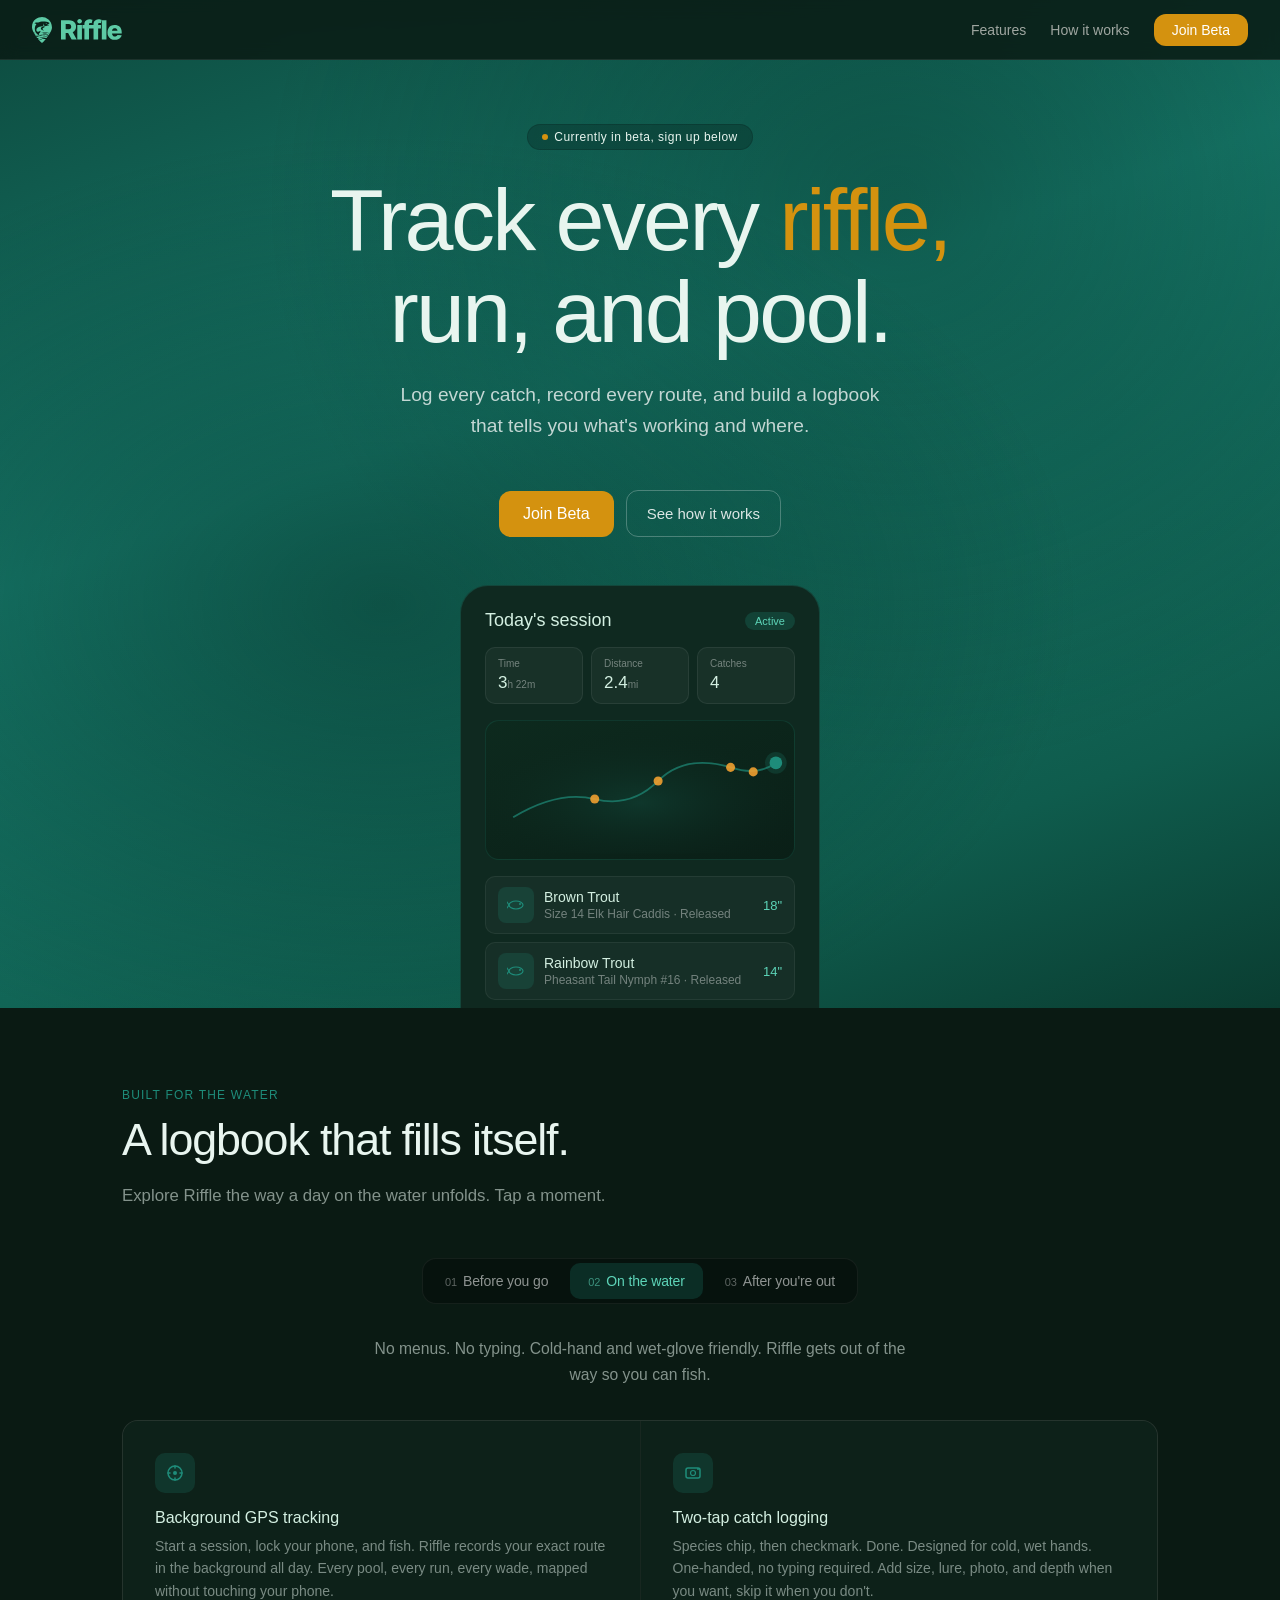
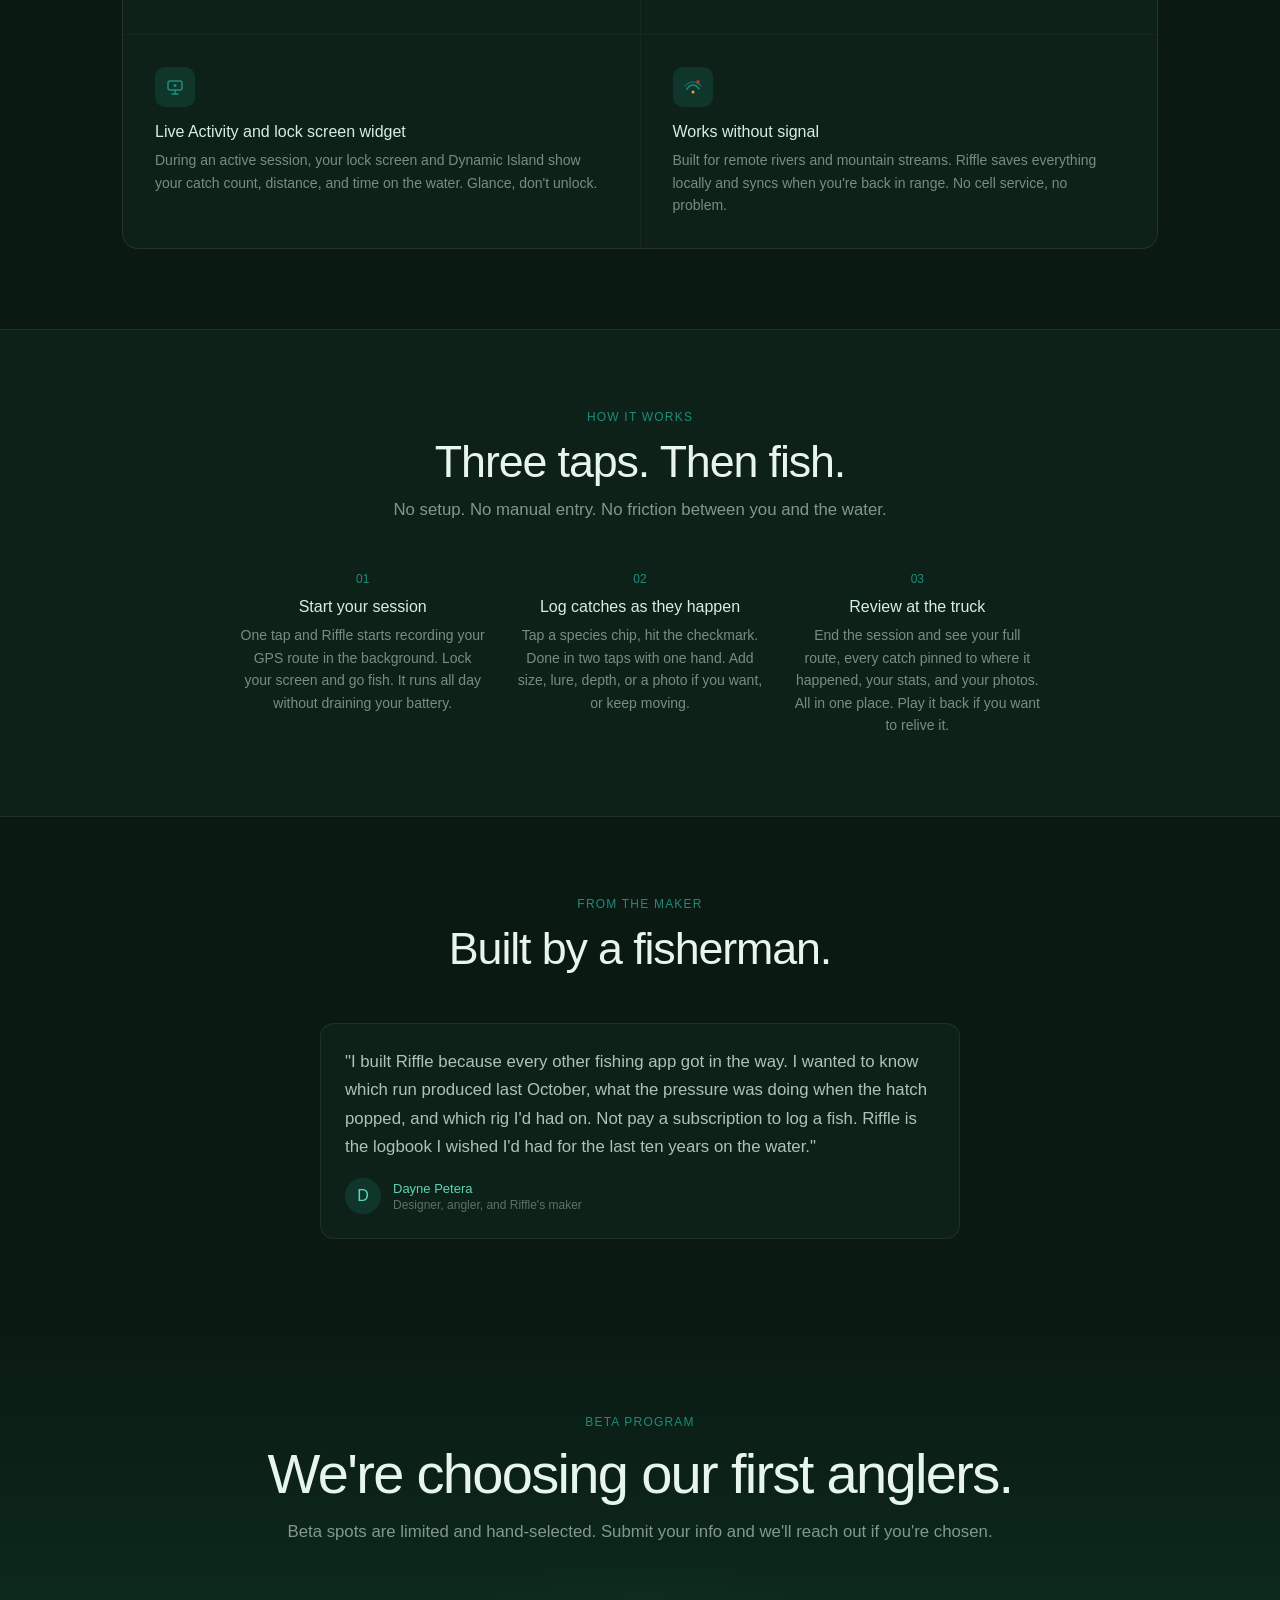
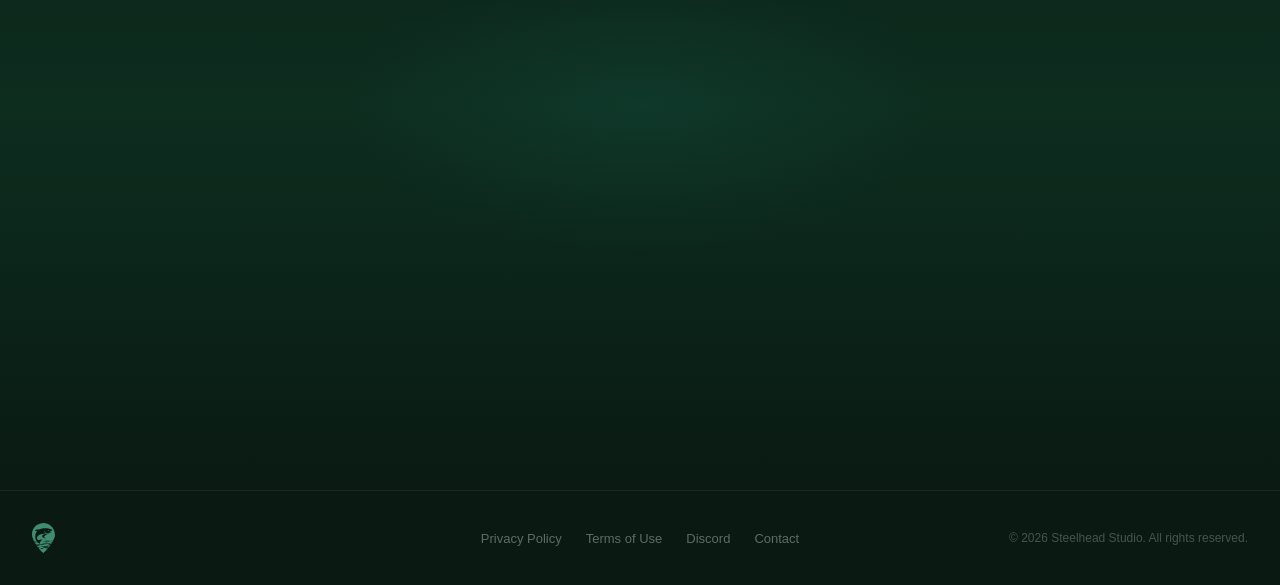
<file: index.html>
<!DOCTYPE html>
<html lang="en">
<head>
  <meta charset="UTF-8">
  <meta name="viewport" content="width=device-width, initial-scale=1.0">

  <!-- Google tag (gtag.js) -->
  <script async src="https://www.googletagmanager.com/gtag/js?id=G-71ZW9WDT0X"></script>
  <script>
    window.dataLayer = window.dataLayer || [];
    function gtag(){dataLayer.push(arguments);}
    gtag('js', new Date());
    gtag('config', 'G-71ZW9WDT0X');
  </script>

  <title>Riffle. Track every riffle, run, and pool.</title>
  <meta name="description" content="The fishing logbook that fills itself. GPS routes, two-tap catches, weather context, and a living Fishdex and Hatchdex. Now in beta on iOS.">
  <meta name="robots" content="index, follow">
  <meta name="google-site-verification" content="068vlE1xxCTi5v1dvmiBB5QkVADY7tIegrRzrv4MfHk" />
  <link rel="canonical" href="https://riffle.run/">

  <!-- Favicon -->
  <link rel="icon" type="image/x-icon" href="/favicon.ico">
  <link rel="apple-touch-icon" href="/apple-touch-icon.png">

  <!-- Open Graph -->
  <meta property="og:type" content="website">
  <meta property="og:url" content="https://riffle.run/">
  <meta property="og:title" content="Riffle. Track every riffle, run, and pool.">
  <meta property="og:description" content="The fishing logbook that fills itself. GPS routes, two-tap catches, weather context, and a living Fishdex and Hatchdex. Now in beta on iOS.">
  <meta property="og:image" content="https://riffle.run/og-image.png">

  <!-- Twitter Card -->
  <meta name="twitter:card" content="summary_large_image">
  <meta name="twitter:title" content="Riffle. Track every riffle, run, and pool.">
  <meta name="twitter:description" content="The fishing logbook that fills itself. GPS routes, two-tap catches, weather context, and a living Fishdex and Hatchdex. Now in beta on iOS.">
  <meta name="twitter:image" content="https://riffle.run/og-image.png">

  <!-- Structured data -->
  <script type="application/ld+json">
  {
    "@context": "https://schema.org",
    "@type": "MobileApplication",
    "name": "Riffle",
    "description": "Fishing logbook for iOS. GPS session routes, two-tap catch logging, weather context per catch, session replay, a Fishdex across 203 species, and a Hatchdex insect calendar.",
    "operatingSystem": "iOS",
    "applicationCategory": "SportsApplication",
    "offers": { "@type": "Offer", "price": "0", "priceCurrency": "USD", "description": "Free to start. Pro tier available." },
    "url": "https://riffle.run"
  }
  </script>

  <link rel="stylesheet" href="global.css">
  <style>
    body { color: #f0ede8; }

    .hero {
      display: flex; flex-direction: column; align-items: center; justify-content: center;
      text-align: center;
      margin-top: calc(var(--nav-height) * -1);
      padding: calc(4rem + var(--nav-height)) var(--space-lg) 0;
      position: relative;
      background: radial-gradient(ellipse at 30% 60%, rgba(8,55,45,0.55) 0%, transparent 55%),
                  radial-gradient(ellipse at 70% 20%, rgba(6,48,38,0.4) 0%, transparent 50%),
                  linear-gradient(160deg, #0d4a3e 0%, #167A6B 40%, #0f5c4d 80%, #0a3d31 100%);
      overflow: hidden;
    }

    .hero-badge {
      display: inline-flex; align-items: center; gap: 6px;
      background: rgba(0,0,0,0.2); border: 0.5px solid rgba(0,0,0,0.15);
      color: var(--color-text); font-size: 12px; padding: 5px 14px; border-radius: 20px;
      margin-bottom: var(--space-md); letter-spacing: 0.04em;
      text-decoration: none; transition: background 0.2s, border-color 0.2s;
    }
    .hero-badge:hover { background: rgba(0,0,0,0.32); border-color: rgba(255,255,255,0.2); }
    .hero-badge-dot { width: 6px; height: 6px; border-radius: 50%; background: var(--color-amber); }

    .hero h1 {
      font-size: clamp(2.8rem, 7vw, 5.5rem);
      font-weight: 500; letter-spacing: -0.03em; line-height: 1.05;
      color: var(--color-text); max-width: 820px; margin-bottom: 1.25rem;
    }
    .hero h1 em { font-style: normal; color: var(--color-amber); }

    .hero-sub {
      font-size: clamp(1rem, 2vw, 1.2rem);
      color: rgba(255,255,255,0.75); max-width: 500px;
      line-height: 1.65; margin-bottom: var(--space-xl);
    }

    .hero-actions { display: flex; gap: 12px; align-items: center; flex-wrap: wrap; justify-content: center; }

    .btn-primary {
      display: flex; align-items: center; gap: 10px;
      background: var(--color-amber); color: #fff;
      padding: 14px 24px; border-radius: 12px;
      font-size: 16px; font-weight: 500; text-decoration: none;
      transition: background 0.2s, transform 0.15s;
    }
    .btn-primary:hover { background: var(--color-amber-hover); transform: translateY(-1px); }

    .btn-secondary {
      color: rgba(255,255,255,0.85); font-size: 15px; text-decoration: none;
      padding: 14px 20px; border-radius: 12px;
      border: 0.5px solid rgba(255,255,255,0.25); border-radius: 12px;
      transition: all 0.2s;
    }
    .btn-secondary:hover { color: #fff; border-color: rgba(255,255,255,0.5); }

    .app-mockup {
      margin-top: var(--space-xl);
      width: min(360px, 85vw);
      background: var(--color-bg-surface);
      border-radius: 28px 28px 0 0;
      border: 0.5px solid rgba(30,140,122,0.3);
      border-bottom: none;
      padding: var(--space-md) var(--space-md) 0;
      text-align: left;
      position: relative;
    }
    .mockup-header {
      display: flex; justify-content: space-between; align-items: center;
      margin-bottom: var(--space-sm);
    }
    .mockup-title { font-size: 18px; font-weight: 500; color: var(--color-text-soft); }
    .mockup-badge { background: rgba(30,140,122,0.25); color: #5dd4b8; font-size: 11px; padding: 3px 10px; border-radius: 10px; }
    .trip-stat-row { display: grid; grid-template-columns: 1fr 1fr 1fr; gap: 8px; margin-bottom: var(--space-sm); }
    .trip-stat { background: rgba(255,255,255,0.04); border-radius: 10px; padding: 10px 12px; border: 0.5px solid var(--color-border); }
    .trip-stat-label { font-size: 10px; color: rgba(255,255,255,0.4); margin-bottom: 4px; }
    .trip-stat-val { font-size: 17px; font-weight: 500; color: var(--color-text-soft); }
    .trip-stat-unit { font-size: 10px; color: rgba(255,255,255,0.4); }

    .map-placeholder {
      background: linear-gradient(160deg, #0d2a1e 0%, #0a1f17 100%);
      border-radius: 14px; height: 140px;
      border: 0.5px solid rgba(30,140,122,0.2);
      position: relative; overflow: hidden; margin-bottom: var(--space-sm);
    }

    .catch-row {
      display: flex; align-items: center; gap: 10px;
      background: rgba(255,255,255,0.03); border-radius: 10px;
      padding: 10px 12px; border: 0.5px solid rgba(255,255,255,0.06);
      margin-bottom: 8px;
    }
    .catch-icon { width: 36px; height: 36px; border-radius: 8px; background: var(--color-teal-dim); display: flex; align-items: center; justify-content: center; flex-shrink: 0; }
    .catch-species { font-size: 14px; font-weight: 500; color: var(--color-text-soft); }
    .catch-detail { font-size: 12px; color: rgba(255,255,255,0.4); margin-top: 2px; }
    .catch-size { margin-left: auto; font-size: 13px; color: #5dd4b8; }

    .features-section { padding: var(--space-2xl) var(--space-lg); max-width: 1100px; margin: 0 auto; }

    .section-label { font-size: 12px; letter-spacing: 0.1em; color: var(--color-teal); text-transform: uppercase; margin-bottom: 0.75rem; }
    .section-heading { font-size: clamp(1.8rem, 4vw, 2.8rem); font-weight: 500; letter-spacing: -0.025em; line-height: 1.15; color: var(--color-text); max-width: 620px; margin-bottom: var(--space-sm); text-wrap: balance; }
    .section-sub { font-size: 1.05rem; color: var(--color-text-muted); max-width: 600px; line-height: 1.7; }

    .feature-tabs {
      display: flex; gap: 4px; margin: var(--space-xl) auto 0;
      padding: 4px; background: rgba(0,0,0,0.3); border-radius: 14px;
      border: 0.5px solid rgba(255,255,255,0.06);
      width: fit-content; max-width: 100%; overflow-x: auto; scrollbar-width: none;
    }
    .feature-tabs::-webkit-scrollbar { display: none; }
    .feature-tab {
      background: transparent; border: none; color: rgba(255,255,255,0.55);
      font-size: 14px; font-weight: 500; padding: 10px 18px; border-radius: 10px;
      cursor: pointer; transition: background 0.2s, color 0.2s;
      font-family: inherit; white-space: nowrap; letter-spacing: -0.01em;
    }
    .feature-tab:hover { color: var(--color-text); }
    .feature-tab.active { background: rgba(30,140,122,0.22); color: #5dd4b8; }
    .feature-tab-num { font-size: 11px; color: rgba(255,255,255,0.35); margin-right: 6px; font-variant-numeric: tabular-nums; }
    .feature-tab.active .feature-tab-num { color: rgba(93,212,184,0.6); }

    .features-panel { display: none; margin-top: var(--space-lg); }
    .features-panel.active { display: block; animation: panelFade 0.45s ease; }
    @keyframes panelFade {
      from { opacity: 0; transform: translateY(10px); }
      to { opacity: 1; transform: translateY(0); }
    }
    .panel-intro {
      text-align: center; max-width: 560px; margin: 0 auto var(--space-lg);
      font-size: 0.98rem; color: var(--color-text-muted); line-height: 1.65;
    }

    .features-grid {
      display: grid; gap: 1px; background: rgba(255,255,255,0.06);
      border-radius: 16px; overflow: hidden;
      border: 0.5px solid rgba(255,255,255,0.06);
    }
    .features-panel[data-panel="before"] .features-grid { grid-template-columns: repeat(2, 1fr); }
    .features-panel[data-panel="during"] .features-grid { grid-template-columns: repeat(2, 1fr); }
    .features-panel[data-panel="after"]  .features-grid { grid-template-columns: repeat(3, 1fr); }

    @media (max-width: 820px) {
      .features-panel[data-panel="before"] .features-grid,
      .features-panel[data-panel="during"] .features-grid,
      .features-panel[data-panel="after"]  .features-grid { grid-template-columns: repeat(2, 1fr); }
    }
    @media (max-width: 560px) {
      .features-panel .features-grid { grid-template-columns: 1fr; }
    }

    .feature-card { background: var(--color-bg-dark); padding: var(--space-lg); }
    .feature-icon { width: 40px; height: 40px; border-radius: 10px; background: var(--color-teal-dim); display: flex; align-items: center; justify-content: center; margin-bottom: var(--space-sm); }
    .feature-title { font-size: 16px; font-weight: 500; color: var(--color-text-soft); margin-bottom: var(--space-xs); }
    .feature-body { font-size: 14px; color: rgba(232,245,239,0.5); line-height: 1.6; }

    .how-it-works { background: var(--color-bg-dark); border-top: 0.5px solid var(--color-border); border-bottom: 0.5px solid var(--color-border); text-align: center; padding: var(--space-2xl) var(--space-lg); }
    .steps { display: grid; grid-template-columns: repeat(auto-fit, minmax(200px, 1fr)); gap: var(--space-lg); margin-top: var(--space-xl); max-width: 800px; margin-left: auto; margin-right: auto; }
    .step-num { font-size: 12px; font-weight: 500; color: var(--color-teal); margin-bottom: 0.75rem; }
    .step-title { font-size: 16px; font-weight: 500; color: var(--color-text-soft); margin-bottom: var(--space-xs); }
    .step-body { font-size: 14px; color: rgba(232,245,239,0.5); line-height: 1.6; }

    .testimonials { padding: var(--space-2xl) var(--space-lg); text-align: center; max-width: 1000px; margin: 0 auto; }
    .quote-grid { display: grid; grid-template-columns: repeat(auto-fit, minmax(260px, 1fr)); gap: 16px; margin-top: var(--space-xl); }
    .quote-card { background: var(--color-bg-dark); border: 0.5px solid var(--color-border); border-radius: 14px; padding: var(--space-md); text-align: left; }
    .quote-text { font-size: 15px; color: rgba(232,245,239,0.75); line-height: 1.65; margin-bottom: var(--space-sm); }
    .quote-author { font-size: 13px; color: #5dd4b8; }
    .quote-role { font-size: 12px; color: rgba(255,255,255,0.35); margin-top: 2px; }
    .stars { color: var(--color-amber); font-size: 12px; margin-bottom: 0.75rem; letter-spacing: 2px; }

    .cta-section { text-align: center; background: linear-gradient(180deg, var(--color-bg) 0%, #0d2d1f 50%, var(--color-bg) 100%); padding: var(--space-3xl) var(--space-lg); position: relative; overflow: hidden; }
    .cta-glow { position: absolute; top: 50%; left: 50%; transform: translate(-50%,-50%); width: 600px; height: 300px; background: radial-gradient(ellipse, rgba(30,140,122,0.12) 0%, transparent 70%); pointer-events: none; }
    .cta-section h2 { font-size: clamp(2rem, 5vw, 3.5rem); font-weight: 500; letter-spacing: -0.03em; color: var(--color-text); margin-bottom: var(--space-sm); position: relative; }
    .cta-section p { font-size: 1.05rem; color: var(--color-text-muted); margin-bottom: var(--space-xl); position: relative; }

  </style>
</head>
<body>

<nav>
  <a href="index.html" class="nav-logo" aria-label="Riffle home"><img src="logomark.svg" alt="" class="logomark"><img src="Riffle.svg" alt="Riffle" class="wordmark"></a>
  <div class="nav-links">
    <div class="nav-section-links">
      <a href="#features">Features</a>
      <a href="#how">How it works</a>
    </div>
    <a href="#beta" class="nav-cta">Join Beta</a>
  </div>
</nav>

<section class="hero">
  <a href="#beta" class="hero-badge hero-anim">
    <div class="hero-badge-dot"></div>
    Currently in beta, sign up below
  </a>
  <h1 class="hero-anim">Track every <em>riffle,</em><br>run, and pool.</h1>
  <p class="hero-sub hero-anim">Log every catch, record every route, and build a logbook that tells you what's working and where.</p>
  <div class="hero-actions hero-anim">
    <a href="#beta" class="btn-primary">
      Join Beta
    </a>
    <a href="#how" class="btn-secondary">See how it works</a>
  </div>

  <div class="app-mockup mockup-block-anim">
    <div class="mockup-header mockup-seq">
      <div class="mockup-title">Today's session</div>
      <div class="mockup-badge">Active</div>
    </div>
    <div class="trip-stat-row mockup-seq">
      <div class="trip-stat">
        <div class="trip-stat-label">Time</div>
        <div class="trip-stat-val">3<span class="trip-stat-unit">h 22m</span></div>
      </div>
      <div class="trip-stat">
        <div class="trip-stat-label">Distance</div>
        <div class="trip-stat-val">2.4<span class="trip-stat-unit">mi</span></div>
      </div>
      <div class="trip-stat">
        <div class="trip-stat-label">Catches</div>
        <div class="trip-stat-val" id="catches-val">0</div>
      </div>
    </div>
    <div class="map-placeholder mockup-seq">
      <svg width="100%" height="100%" viewBox="0 0 340 140" style="position:absolute;top:0;left:0;">
        <defs>
          <radialGradient id="mg" cx="50%" cy="60%" r="60%">
            <stop offset="0%" stop-color="#1E8C7A" stop-opacity="0.18"/>
            <stop offset="100%" stop-color="#0a1a13" stop-opacity="0"/>
          </radialGradient>
        </defs>
        <rect width="340" height="140" fill="url(#mg)"/>
        <path class="route-path" d="M30,100 Q80,70 120,80 Q160,90 190,60 Q220,30 270,45 Q300,55 320,40" stroke="#1E8C7A" stroke-width="2" fill="none" stroke-opacity="0.7"/>
        <circle cx="120" cy="80" r="5" fill="#F0A030" opacity="0.9"/>
        <circle cx="190" cy="60" r="5" fill="#F0A030" opacity="0.9"/>
        <circle cx="270" cy="45" r="5" fill="#F0A030" opacity="0.9"/>
        <circle cx="295" cy="50" r="5" fill="#F0A030" opacity="0.9"/>
        <circle cx="320" cy="40" r="7" fill="#1E8C7A"/>
        <circle cx="320" cy="40" r="12" fill="#1E8C7A" opacity="0.2"/>
      </svg>
    </div>
    <div class="catch-row catch-anim">
      <div class="catch-icon">
        <svg width="18" height="18" viewBox="0 0 18 18" fill="none">
          <ellipse cx="9" cy="9" rx="7" ry="4" stroke="#1E8C7A" stroke-width="1.2" fill="none"/>
          <path d="M2 9 L0 6 M2 9 L0 12" stroke="#1E8C7A" stroke-width="1.2" stroke-linecap="round"/>
          <circle cx="13" cy="8" r="1" fill="#1E8C7A"/>
        </svg>
      </div>
      <div>
        <div class="catch-species">Brown Trout</div>
        <div class="catch-detail">Size 14 Elk Hair Caddis · Released</div>
      </div>
      <div class="catch-size">18"</div>
    </div>
    <div class="catch-row catch-anim">
      <div class="catch-icon">
        <svg width="18" height="18" viewBox="0 0 18 18" fill="none">
          <ellipse cx="9" cy="9" rx="7" ry="4" stroke="#1E8C7A" stroke-width="1.2" fill="none"/>
          <path d="M2 9 L0 6 M2 9 L0 12" stroke="#1E8C7A" stroke-width="1.2" stroke-linecap="round"/>
          <circle cx="13" cy="8" r="1" fill="#1E8C7A"/>
        </svg>
      </div>
      <div>
        <div class="catch-species">Rainbow Trout</div>
        <div class="catch-detail">Pheasant Tail Nymph #16 · Released</div>
      </div>
      <div class="catch-size">14"</div>
    </div>
  </div>
</section>

<section id="features" style="background:#0a1a13;">
  <div class="features-section">
    <div class="section-label">Built for the water</div>
    <h2 class="section-heading">A logbook that fills itself.</h2>
    <p class="section-sub">Explore Riffle the way a day on the water unfolds. Tap a moment.</p>

    <div class="feature-tabs" role="tablist">
      <button class="feature-tab" data-tab="before" role="tab" aria-selected="false"><span class="feature-tab-num">01</span>Before you go</button>
      <button class="feature-tab active" data-tab="during" role="tab" aria-selected="true"><span class="feature-tab-num">02</span>On the water</button>
      <button class="feature-tab" data-tab="after" role="tab" aria-selected="false"><span class="feature-tab-num">03</span>After you're out</button>
    </div>

    <div class="features-panel" data-panel="before" role="tabpanel">
      <p class="panel-intro">Plan the trip. Read the conditions. Match the hatch. Pick the rig. Walk to the water already ahead.</p>
      <div class="features-grid">
        <div class="feature-card">
          <div class="feature-icon">
            <svg width="20" height="20" viewBox="0 0 20 20" fill="none">
              <ellipse cx="10" cy="11" rx="4" ry="3" stroke="#1E8C7A" stroke-width="1.4" fill="none"/>
              <path d="M6 8 L4 5 M14 8 L16 5 M8 14 L7 17 M12 14 L13 17" stroke="#1E8C7A" stroke-width="1.4" stroke-linecap="round"/>
              <circle cx="9" cy="10.5" r="0.8" fill="#1E8C7A"/>
              <circle cx="11" cy="10.5" r="0.8" fill="#1E8C7A"/>
            </svg>
          </div>
          <div class="feature-title">Hatchdex and hatch calendar</div>
          <div class="feature-body">See what's emerging right now where you fish. Mayflies, caddis, stones, midges, and more. Six insect orders with seasonal windows, and every hatch tells you which fish key on it.</div>
        </div>
        <div class="feature-card">
          <div class="feature-icon">
            <svg width="20" height="20" viewBox="0 0 20 20" fill="none">
              <path d="M10 2 C7 2 5 4 5 7 C5 11 10 17 10 17 C10 17 15 11 15 7 C15 4 13 2 10 2 Z" stroke="#1E8C7A" stroke-width="1.4" fill="none"/>
              <circle cx="10" cy="7" r="1.8" fill="#F0A030"/>
              <path d="M2 18 L18 18" stroke="#1E8C7A" stroke-width="1" stroke-dasharray="2 2" opacity="0.5"/>
            </svg>
          </div>
          <div class="feature-title">Plan trips and save spots</div>
          <div class="feature-body">Pin productive water as you find it. Plan a trip ahead, single day or a whole week. Riffle reminds you the morning it starts, then it turns itself into a live trip and your sessions attach as you fish them.</div>
        </div>
        <div class="feature-card">
          <div class="feature-icon">
            <svg width="20" height="20" viewBox="0 0 20 20" fill="none">
              <path d="M6 13 C4 13 2.5 11.6 2.5 9.8 C2.5 8.2 3.7 6.9 5.3 6.7 C5.7 4.6 7.6 3 9.8 3 C12.1 3 14 4.7 14.3 6.9 C15.9 7 17.2 8.3 17.2 9.9 C17.2 11.6 15.8 13 14 13 Z" stroke="#1E8C7A" stroke-width="1.4" fill="none" stroke-linejoin="round"/>
              <path d="M7 16 L7 17.5 M10 15.5 L10 17.5 M13 16 L13 17.5" stroke="#F0A030" stroke-width="1.4" stroke-linecap="round"/>
            </svg>
          </div>
          <div class="feature-title">Conditions read before you go</div>
          <div class="feature-body">A multi-day forecast strip that stays with your trip through its last day, plus a plain-language read on what the skies, wind, temperature trend, and moon are likely to do to the fishing. Hedged where the science is thin, confident where it isn't.</div>
        </div>
        <div class="feature-card">
          <div class="feature-icon">
            <svg width="20" height="20" viewBox="0 0 20 20" fill="none">
              <path d="M4 5 L16 5" stroke="#1E8C7A" stroke-width="1.4" stroke-linecap="round"/>
              <path d="M5 5 L5 8 C5 10 7 11 10 11 C13 11 15 10 15 8 L15 5" stroke="#1E8C7A" stroke-width="1.4" fill="none"/>
              <path d="M10 11 L10 16" stroke="#1E8C7A" stroke-width="1.4" stroke-linecap="round"/>
              <circle cx="10" cy="17" r="1.2" fill="#F0A030"/>
            </svg>
          </div>
          <div class="feature-title">Rigs and gear locker</div>
          <div class="feature-body">Save your go-to rigs for fly, spin, and surf, and set an active rig per water type. Your gear locker travels with you.</div>
        </div>
      </div>
    </div>

    <div class="features-panel active" data-panel="during" role="tabpanel">
      <p class="panel-intro">No menus. No typing. Cold-hand and wet-glove friendly. Riffle gets out of the way so you can fish.</p>
      <div class="features-grid">
        <div class="feature-card">
          <div class="feature-icon">
            <svg width="20" height="20" viewBox="0 0 20 20" fill="none">
              <circle cx="10" cy="10" r="7" stroke="#1E8C7A" stroke-width="1.5" fill="none"/>
              <circle cx="10" cy="10" r="2" fill="#1E8C7A"/>
              <path d="M10 3V5 M10 15V17 M3 10H5 M15 10H17" stroke="#1E8C7A" stroke-width="1.5" stroke-linecap="round"/>
            </svg>
          </div>
          <div class="feature-title">Background GPS tracking</div>
          <div class="feature-body">Start a session, lock your phone, and fish. Riffle records your exact route in the background all day. Every pool, every run, every wade, mapped without touching your phone.</div>
        </div>
        <div class="feature-card">
          <div class="feature-icon">
            <svg width="20" height="20" viewBox="0 0 20 20" fill="none">
              <rect x="3" y="5" width="14" height="10" rx="2" stroke="#1E8C7A" stroke-width="1.5" fill="none"/>
              <circle cx="10" cy="10" r="2.5" stroke="#1E8C7A" stroke-width="1.2" fill="none"/>
              <circle cx="15" cy="6" r="1" fill="#1E8C7A"/>
            </svg>
          </div>
          <div class="feature-title">Two-tap catch logging</div>
          <div class="feature-body">Species chip, then checkmark. Done. Designed for cold, wet hands. One-handed, no typing required. Add size, lure, photo, and depth when you want, skip it when you don't.</div>
        </div>
        <div class="feature-card">
          <div class="feature-icon">
            <svg width="20" height="20" viewBox="0 0 20 20" fill="none">
              <rect x="3" y="4" width="14" height="9" rx="2" stroke="#1E8C7A" stroke-width="1.5" fill="none"/>
              <path d="M7 17H13 M10 13V17" stroke="#1E8C7A" stroke-width="1.5" stroke-linecap="round"/>
              <circle cx="10" cy="8.5" r="1.5" fill="#1E8C7A"/>
            </svg>
          </div>
          <div class="feature-title">Live Activity and lock screen widget</div>
          <div class="feature-body">During an active session, your lock screen and Dynamic Island show your catch count, distance, and time on the water. Glance, don't unlock.</div>
        </div>
        <div class="feature-card">
          <div class="feature-icon">
            <svg width="20" height="20" viewBox="0 0 20 20" fill="none">
              <path d="M4 12 C6 9 8 8 10 8 C12 8 14 9 16 12" stroke="#1E8C7A" stroke-width="1.5" stroke-linecap="round" fill="none"/>
              <path d="M2 9 C5 6 7 5 10 5 C13 5 15 6 18 9" stroke="#1E8C7A" stroke-width="1.5" stroke-linecap="round" fill="none" opacity="0.5"/>
              <circle cx="10" cy="15" r="1.5" fill="#F0A030"/>
              <path d="M14 4 L16 6 M14 6 L16 4" stroke="#dc3535" stroke-width="1.4" stroke-linecap="round"/>
            </svg>
          </div>
          <div class="feature-title">Works without signal</div>
          <div class="feature-body">Built for remote rivers and mountain streams. Riffle saves everything locally and syncs when you're back in range. No cell service, no problem.</div>
        </div>
      </div>
    </div>

    <div class="features-panel" data-panel="after" role="tabpanel">
      <p class="panel-intro">End the session and the story writes itself. Route, catches, weather, and milestones, all stitched together.</p>
      <div class="features-grid">
        <div class="feature-card">
          <div class="feature-icon">
            <svg width="20" height="20" viewBox="0 0 20 20" fill="none">
              <path d="M3 14 Q6 10 9 11 Q12 12 14 8 Q15 6 17 5" stroke="#1E8C7A" stroke-width="1.5" fill="none" stroke-linecap="round" opacity="0.45"/>
              <path d="M3 14 Q6 10 9 11" stroke="#1E8C7A" stroke-width="1.7" fill="none" stroke-linecap="round"/>
              <circle cx="9" cy="11" r="2.4" fill="#F0A030"/>
              <path d="M4 17.5 L16 17.5" stroke="#1E8C7A" stroke-width="1" opacity="0.35" stroke-linecap="round"/>
              <path d="M9 16.5 L9 18.5" stroke="#F0A030" stroke-width="1.4" stroke-linecap="round"/>
            </svg>
          </div>
          <div class="feature-title">Session review and replay</div>
          <div class="feature-body">See your full route with every catch dropped where it happened, then scrub or play the day back and watch it unfold catch by catch. Missed the start? Place the points you walked before you hit record and the session backfills itself.</div>
        </div>
        <div class="feature-card">
          <div class="feature-icon">
            <svg width="20" height="20" viewBox="0 0 20 20" fill="none">
              <path d="M3 13 L7 9 L10 11 L13 6 L17 8" stroke="#1E8C7A" stroke-width="1.5" fill="none" stroke-linecap="round" stroke-linejoin="round"/>
              <path d="M3 17 L17 17" stroke="#1E8C7A" stroke-width="1" opacity="0.4"/>
              <circle cx="7" cy="9" r="1.4" fill="#F0A030"/>
              <circle cx="13" cy="6" r="1.4" fill="#F0A030"/>
            </svg>
          </div>
          <div class="feature-title">Weather at every catch</div>
          <div class="feature-body">Pressure, temperature, wind, cloud cover, and humidity charted across the whole session with each catch marked. Finally see what was actually working.</div>
        </div>
        <div class="feature-card">
          <div class="feature-icon">
            <svg width="20" height="20" viewBox="0 0 20 20" fill="none">
              <path d="M4 16 L8 10 L11 13 L14 8 L17 5" stroke="#1E8C7A" stroke-width="1.5" fill="none" stroke-linecap="round" stroke-linejoin="round"/>
              <circle cx="8" cy="10" r="1.5" fill="#F0A030"/>
              <circle cx="11" cy="13" r="1.5" fill="#F0A030"/>
              <circle cx="14" cy="8" r="1.5" fill="#F0A030"/>
            </svg>
          </div>
          <div class="feature-title">Fishdex across 203 species</div>
          <div class="feature-body">Nine groups, 203 species. See what you've caught, what you haven't, and your personal best for each one, with firsts and new bests called out the moment they happen. Your logbook becomes a living record of every species you've ever landed.</div>
        </div>
        <div class="feature-card">
          <div class="feature-icon">
            <svg width="20" height="20" viewBox="0 0 20 20" fill="none">
              <path d="M3 17 L3 12 M7.7 17 L7.7 8 M12.3 17 L12.3 10.5 M17 17 L17 5" stroke="#1E8C7A" stroke-width="1.8" stroke-linecap="round"/>
              <circle cx="17" cy="5" r="1.6" fill="#F0A030"/>
            </svg>
          </div>
          <div class="feature-title">Season trends and stats</div>
          <div class="feature-body">Watch this season stack up against the last one, month by month. Lifetime, monthly, and day-by-day numbers fall out of the logbook for free.</div>
        </div>
        <div class="feature-card">
          <div class="feature-icon">
            <svg width="20" height="20" viewBox="0 0 20 20" fill="none">
              <rect x="3" y="5" width="14" height="11" rx="2" stroke="#1E8C7A" stroke-width="1.5" fill="none"/>
              <circle cx="10" cy="11" r="3" stroke="#1E8C7A" stroke-width="1.4" fill="none"/>
              <path d="M7 5 L8 3 L12 3 L13 5" stroke="#1E8C7A" stroke-width="1.4" fill="none" stroke-linejoin="round"/>
              <path d="M14 8 L16 8" stroke="#F0A030" stroke-width="1.4" stroke-linecap="round"/>
            </svg>
          </div>
          <div class="feature-title">Photo scan and import</div>
          <div class="feature-body">Backfill the days you never logged. Scan your camera roll and Riffle pulls the dates, GPS, and photos to reconstruct old sessions on the water.</div>
        </div>
        <div class="feature-card">
          <div class="feature-icon">
            <svg width="20" height="20" viewBox="0 0 20 20" fill="none">
              <rect x="5" y="2.5" width="10" height="15" rx="2" stroke="#1E8C7A" stroke-width="1.5" fill="none"/>
              <path d="M7.5 12.5 Q9 9.5 11 10.5 Q12.3 11.2 12.5 9" stroke="#1E8C7A" stroke-width="1.3" fill="none" stroke-linecap="round"/>
              <circle cx="10" cy="6" r="1.4" fill="#F0A030"/>
            </svg>
          </div>
          <div class="feature-title">Share cards worth posting</div>
          <div class="feature-body">Four presets built from your catches, your photos, and your route drawn over real terrain. Swap the hero shot, pick the stats, change the layout, then send it straight to Messages or Instagram Stories.</div>
        </div>
      </div>
    </div>
  </div>
</section>

<section id="how" class="how-it-works">
  <div class="section-label" style="text-align:center;">How it works</div>
  <h2 class="section-heading" style="text-align:center; margin: 0 auto 0.5rem;">Three taps. Then fish.</h2>
  <p class="section-sub" style="text-align:center; margin: 0 auto;">No setup. No manual entry. No friction between you and the water.</p>
  <div class="steps">
    <div>
      <div class="step-num">01</div>
      <div class="step-title">Start your session</div>
      <div class="step-body">One tap and Riffle starts recording your GPS route in the background. Lock your screen and go fish. It runs all day without draining your battery.</div>
    </div>
    <div>
      <div class="step-num">02</div>
      <div class="step-title">Log catches as they happen</div>
      <div class="step-body">Tap a species chip, hit the checkmark. Done in two taps with one hand. Add size, lure, depth, or a photo if you want, or keep moving.</div>
    </div>
    <div>
      <div class="step-num">03</div>
      <div class="step-title">Review at the truck</div>
      <div class="step-body">End the session and see your full route, every catch pinned to where it happened, your stats, and your photos. All in one place. Play it back if you want to relive it.</div>
    </div>
  </div>
</section>

<section class="testimonials">
  <div class="section-label">From the maker</div>
  <h2 class="section-heading" style="margin: 0 auto 0.75rem;">Built by a fisherman.</h2>
  <div class="quote-grid" style="grid-template-columns: 1fr; max-width: 640px; margin-left: auto; margin-right: auto;">
    <div class="quote-card">
      <div class="quote-text" style="font-size: 1.05rem; line-height: 1.7;">"I built Riffle because every other fishing app got in the way. I wanted to know which run produced last October, what the pressure was doing when the hatch popped, and which rig I'd had on. Not pay a subscription to log a fish. Riffle is the logbook I wished I'd had for the last ten years on the water."</div>
      <div style="display:flex; align-items:center; gap:12px; margin-top: var(--space-sm);">
        <div style="width:36px; height:36px; border-radius:50%; background: var(--color-teal-dim); display:flex; align-items:center; justify-content:center; color:#5dd4b8; font-weight:500;">D</div>
        <div>
          <div class="quote-author">Dayne Petera</div>
          <div class="quote-role">Designer, angler, and Riffle's maker</div>
        </div>
      </div>
    </div>
  </div>
</section>

<section id="beta" class="cta-section">
  <div class="cta-glow"></div>
  <div class="section-label" style="position:relative;">Beta program</div>
  <h2>We're choosing our first anglers.</h2>
  <p style="position:relative;">Beta spots are limited and hand-selected. Submit your info and we'll reach out if you're chosen.</p>
  <div style="position:relative; max-width:560px; margin:0 auto; text-align:left;">
    <iframe data-tally-src="https://tally.so/embed/oboOgV?alignLeft=1&hideTitle=1&transparentBackground=1&dynamicHeight=1" loading="lazy" width="100%" height="400" frameborder="0" marginheight="0" marginwidth="0" title="Riffle Beta Application"></iframe>
  </div>
</section>

<script>var d=document,w="https://tally.so/widgets/embed.js",v=function(){"undefined"!=typeof Tally?Tally.loadEmbeds():d.querySelectorAll("iframe[data-tally-src]:not([src])").forEach((function(e){e.src=e.dataset.tallySrc}))};if("undefined"!=typeof Tally)v();else if(d.querySelector('script[src="'+w+'"]')==null){var s=d.createElement("script");s.src=w,s.onload=v,s.onerror=v,d.body.appendChild(s);}</script>

<footer>
  <div class="footer-logo"><img src="logomark.svg" alt="Riffle"></div>
  <div class="footer-links">
    <a href="privacy.html">Privacy Policy</a>
    <a href="terms.html">Terms of Use</a>
    <a href="https://discord.gg/ySWMAun4kW">Discord</a>
    <a href="mailto:hello@riffle.run">Contact</a>
  </div>
  <div class="footer-copy">© 2026 Steelhead Studio. All rights reserved.</div>
</footer>

<script>
  // Nav scroll state
  const nav = document.querySelector('nav');
  const onScroll = () => nav.classList.toggle('scrolled', window.scrollY > 10);
  window.addEventListener('scroll', onScroll, { passive: true });

  // Animated mockup
  window.addEventListener('load', () => {
    // Hero text sequence — h1 first, then badge, sub, actions
    [
      document.querySelector('.hero h1'),
      document.querySelector('.hero-badge'),
      document.querySelector('.hero-sub'),
      document.querySelector('.hero-actions'),
    ].forEach((el, i) => {
      if (el) setTimeout(() => el.classList.add('visible'), 60 + i * 130);
    });

    const STAGGER = 180;
    const BASE = 700;

    // Slide the whole mockup block up first
    setTimeout(() => {
      document.querySelector('.mockup-block-anim').classList.add('visible');
    }, BASE - 150);

    // 1. Header fades in
    // 2. Stats row fades in + counter starts
    // 3. Map fades in + route draws
    // 4. Catch row 1 slides in
    // 5. Catch row 2 slides in
    document.querySelectorAll('.mockup-seq').forEach((el, i) => {
      setTimeout(() => el.classList.add('visible'), BASE + i * STAGGER);
    });

    // Route draw — triggered when map appears (index 2)
    const routePath = document.querySelector('.route-path');
    if (routePath) {
      const len = routePath.getTotalLength();
      routePath.style.strokeDasharray = len;
      routePath.style.strokeDashoffset = len;
      setTimeout(() => {
        routePath.style.transition = 'stroke-dashoffset 1.6s ease';
        routePath.style.strokeDashoffset = 0;
      }, BASE + 2 * STAGGER + 80);
    }

    // Catches counter — starts when stats row appears (index 1)
    const catchesVal = document.getElementById('catches-val');
    if (catchesVal) {
      let c = 0;
      setTimeout(() => {
        const interval = setInterval(() => {
          c++;
          catchesVal.textContent = c;
          if (c >= 4) clearInterval(interval);
        }, 190);
      }, BASE + 1 * STAGGER);
    }

    // Catch rows — after map (indices 3 and 4 in sequence)
    document.querySelectorAll('.catch-anim').forEach((row, i) => {
      setTimeout(() => row.classList.add('visible'), BASE + (3 + i) * STAGGER);
    });
  });

  // Feature tabs — swap panels
  document.querySelectorAll('.feature-tab').forEach(tab => {
    tab.addEventListener('click', () => {
      const target = tab.dataset.tab;
      document.querySelectorAll('.feature-tab').forEach(t => {
        const on = t.dataset.tab === target;
        t.classList.toggle('active', on);
        t.setAttribute('aria-selected', on ? 'true' : 'false');
      });
      document.querySelectorAll('.features-panel').forEach(p => {
        p.classList.toggle('active', p.dataset.panel === target);
      });
    });
  });

  // Scroll reveals for how-it-works steps + quote cards
  // (feature-cards live inside tabs and are revealed by the panel fade animation)
  const revealEls = [
    ...document.querySelectorAll('.steps > div'),
    ...document.querySelectorAll('.quote-card')
  ];
  revealEls.forEach((el, i) => {
    el.classList.add('reveal');
    el.style.transitionDelay = `${(i % 3) * 0.08}s`;
  });
  const revealObserver = new IntersectionObserver((entries) => {
    entries.forEach(e => {
      if (e.isIntersecting) {
        e.target.classList.add('visible');
        revealObserver.unobserve(e.target);
      }
    });
  }, { threshold: 0.12 });
  revealEls.forEach(el => revealObserver.observe(el));

  // Scroll-hover on feature cards — touch devices only (desktop has real :hover)

  // Section headings — stagger label → heading → sub within each section
  document.querySelectorAll('.section-label, .section-heading, .section-sub').forEach(el => {
    const delay = el.classList.contains('section-label') ? 0
      : el.classList.contains('section-heading') ? 0.07
      : 0.14;
    el.classList.add('reveal');
    el.style.transitionDelay = `${delay}s`;
    revealObserver.observe(el);
  });

  // CTA section elements
  document.querySelectorAll('.cta-section .section-label, .cta-section h2, .cta-section > p, .cta-section > div:last-of-type').forEach((el, i) => {
    el.classList.add('reveal');
    el.style.transitionDelay = `${i * 0.1}s`;
    revealObserver.observe(el);
  });
</script>
</body>
</html>
</file>
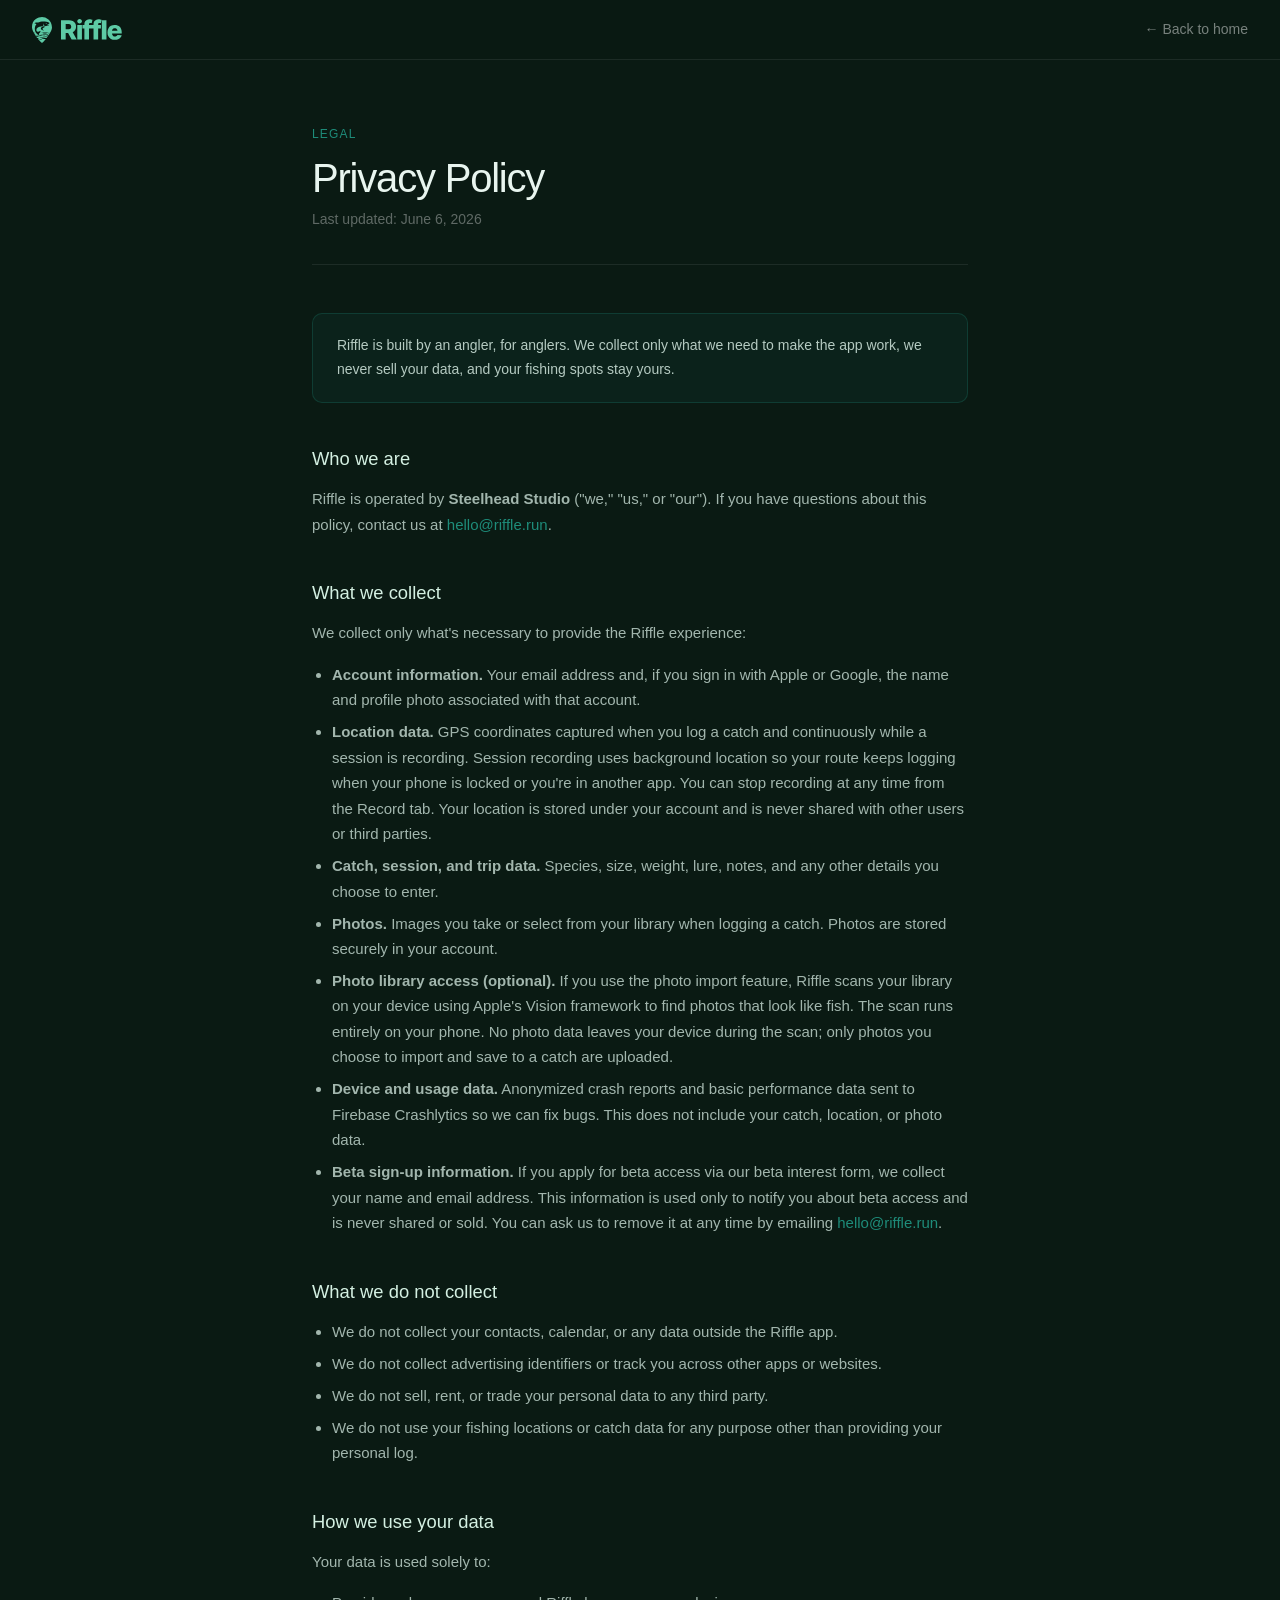
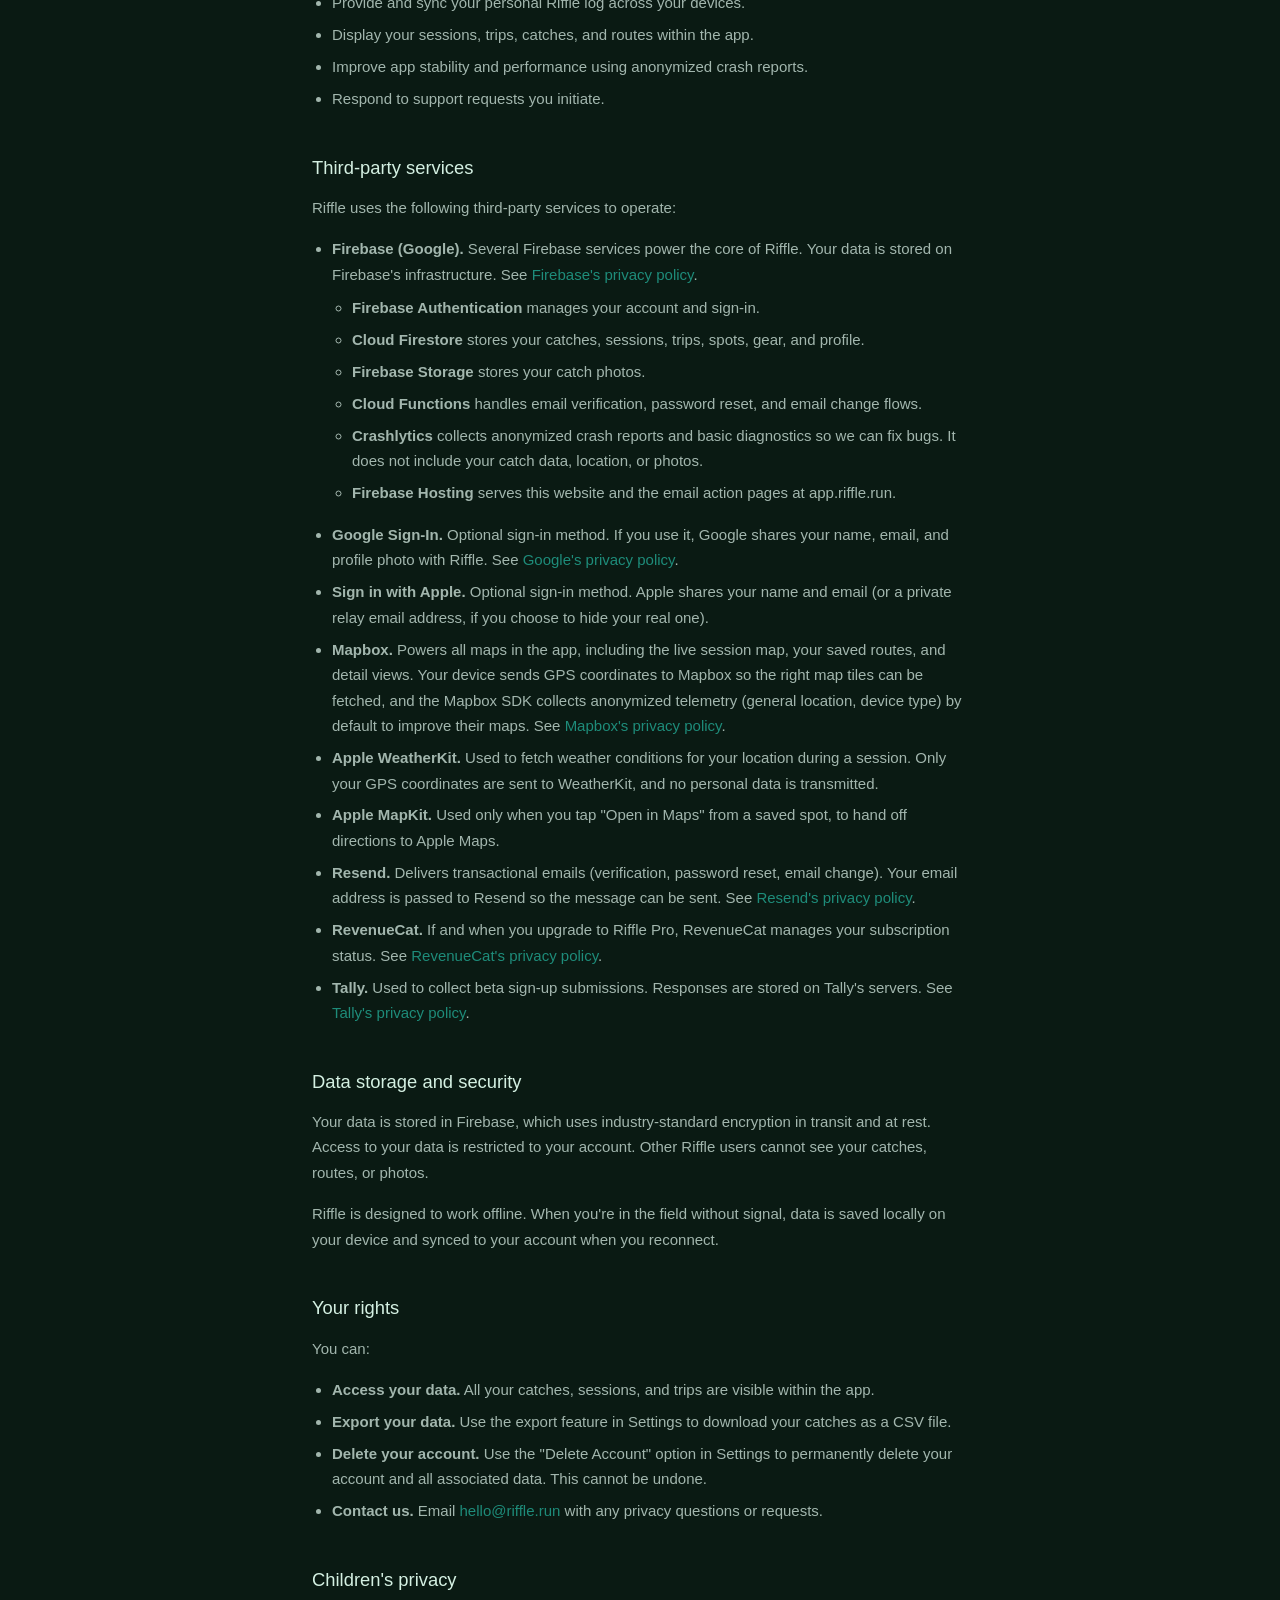
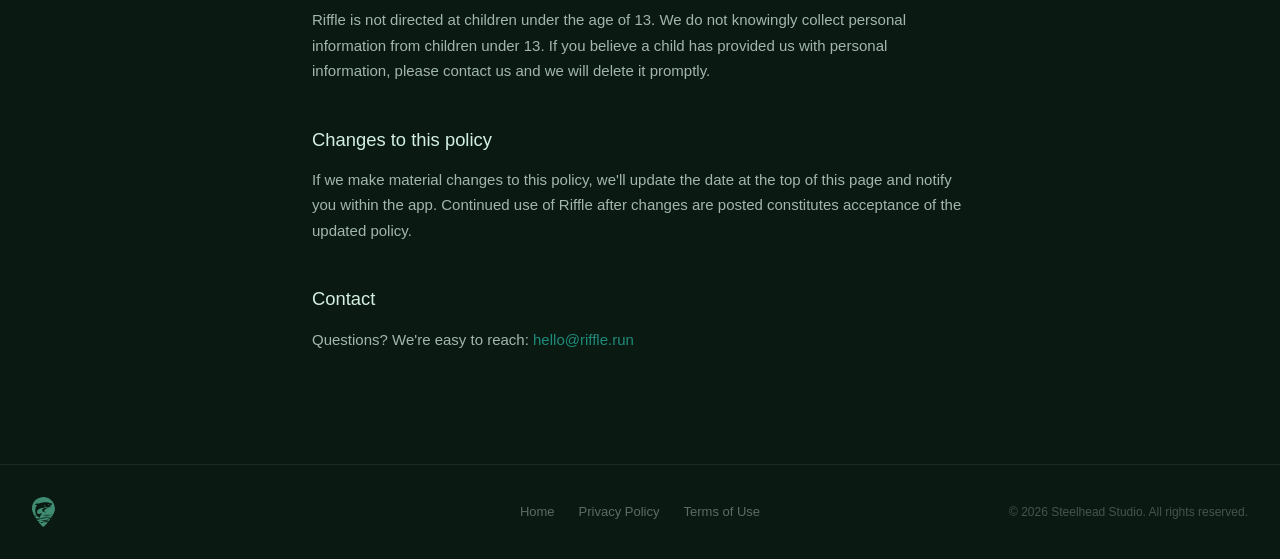
<file: privacy.html>
<!DOCTYPE html>
<html lang="en">
<head>
  <meta charset="UTF-8">
  <meta name="viewport" content="width=device-width, initial-scale=1.0">

  <!-- Google tag (gtag.js) -->
  <script async src="https://www.googletagmanager.com/gtag/js?id=G-71ZW9WDT0X"></script>
  <script>
    window.dataLayer = window.dataLayer || [];
    function gtag(){dataLayer.push(arguments);}
    gtag('js', new Date());
    gtag('config', 'G-71ZW9WDT0X');
  </script>

  <title>Riffle Privacy Policy</title>
  <meta name="description" content="Riffle privacy policy. We collect only what's needed to make the app work, and we never sell your data.">
  <meta name="robots" content="index, follow">
  <link rel="canonical" href="https://riffle.run/privacy.html">

  <!-- Favicon -->
  <link rel="icon" type="image/x-icon" href="/favicon.ico">

  <!-- Open Graph -->
  <meta property="og:type" content="website">
  <meta property="og:url" content="https://riffle.run/privacy.html">
  <meta property="og:title" content="Riffle Privacy Policy">
  <meta property="og:description" content="Riffle privacy policy. We collect only what's needed to make the app work, and we never sell your data.">
  <meta property="og:image" content="https://riffle.run/og-image.png">

  <link rel="stylesheet" href="global.css">
  <style>
    body { color: #c8ddd4; line-height: 1.7; }

    .container {
      max-width: 720px;
      margin: 0 auto;
      padding: 4rem 2rem 6rem;
    }
    .doc-label {
      font-size: 12px; letter-spacing: 0.1em;
      color: #1E8C7A; text-transform: uppercase;
      margin-bottom: 0.75rem;
    }
    h1 {
      font-size: 2.5rem; font-weight: 500;
      letter-spacing: -0.03em; color: #e8f5ef;
      margin-bottom: 0.5rem; line-height: 1.1;
    }
    .doc-meta {
      font-size: 14px; color: rgba(255,255,255,0.35);
      margin-bottom: 3rem;
      padding-bottom: 2rem;
      border-bottom: 0.5px solid rgba(255,255,255,0.08);
    }
    h2 {
      font-size: 1.15rem; font-weight: 500;
      color: #d4f0e2; margin: 2.5rem 0 0.75rem;
    }
    p {
      font-size: 15px; color: rgba(200,221,212,0.8);
      margin-bottom: 1rem;
    }
    ul {
      margin: 0.5rem 0 1rem 1.25rem;
    }
    li {
      font-size: 15px; color: rgba(200,221,212,0.8);
      margin-bottom: 0.4rem;
    }
    a { color: #1E8C7A; text-decoration: none; }
    a:hover { text-decoration: underline; }
    .highlight-box {
      background: rgba(30,140,122,0.08);
      border: 0.5px solid rgba(30,140,122,0.25);
      border-radius: 10px;
      padding: 1.25rem 1.5rem;
      margin: 2rem 0;
    }
    .highlight-box p {
      margin: 0; font-size: 14px;
      color: rgba(200,221,212,0.9);
    }
  </style>
</head>
<body>

<nav>
  <a href="index.html" class="nav-logo" aria-label="Riffle home"><img src="logomark.svg" alt="" class="logomark"><img src="Riffle.svg" alt="Riffle" class="wordmark"></a>
  <a href="index.html" class="nav-back">← Back to home</a>
</nav>

<div class="container">
  <div class="doc-label">Legal</div>
  <h1>Privacy Policy</h1>
  <p class="doc-meta">Last updated: June 6, 2026</p>

  <div class="highlight-box">
    <p>Riffle is built by an angler, for anglers. We collect only what we need to make the app work, we never sell your data, and your fishing spots stay yours.</p>
  </div>

  <h2>Who we are</h2>
  <p>Riffle is operated by <strong>Steelhead Studio</strong> ("we," "us," or "our"). If you have questions about this policy, contact us at <a href="mailto:hello@riffle.run">hello@riffle.run</a>.</p>

  <h2>What we collect</h2>
  <p>We collect only what's necessary to provide the Riffle experience:</p>
  <ul>
    <li><strong>Account information.</strong> Your email address and, if you sign in with Apple or Google, the name and profile photo associated with that account.</li>
    <li><strong>Location data.</strong> GPS coordinates captured when you log a catch and continuously while a session is recording. Session recording uses background location so your route keeps logging when your phone is locked or you're in another app. You can stop recording at any time from the Record tab. Your location is stored under your account and is never shared with other users or third parties.</li>
    <li><strong>Catch, session, and trip data.</strong> Species, size, weight, lure, notes, and any other details you choose to enter.</li>
    <li><strong>Photos.</strong> Images you take or select from your library when logging a catch. Photos are stored securely in your account.</li>
    <li><strong>Photo library access (optional).</strong> If you use the photo import feature, Riffle scans your library on your device using Apple's Vision framework to find photos that look like fish. The scan runs entirely on your phone. No photo data leaves your device during the scan; only photos you choose to import and save to a catch are uploaded.</li>
    <li><strong>Device and usage data.</strong> Anonymized crash reports and basic performance data sent to Firebase Crashlytics so we can fix bugs. This does not include your catch, location, or photo data.</li>
    <li><strong>Beta sign-up information.</strong> If you apply for beta access via our beta interest form, we collect your name and email address. This information is used only to notify you about beta access and is never shared or sold. You can ask us to remove it at any time by emailing <a href="mailto:hello@riffle.run">hello@riffle.run</a>.</li>
  </ul>

  <h2>What we do not collect</h2>
  <ul>
    <li>We do not collect your contacts, calendar, or any data outside the Riffle app.</li>
    <li>We do not collect advertising identifiers or track you across other apps or websites.</li>
    <li>We do not sell, rent, or trade your personal data to any third party.</li>
    <li>We do not use your fishing locations or catch data for any purpose other than providing your personal log.</li>
  </ul>

  <h2>How we use your data</h2>
  <p>Your data is used solely to:</p>
  <ul>
    <li>Provide and sync your personal Riffle log across your devices.</li>
    <li>Display your sessions, trips, catches, and routes within the app.</li>
    <li>Improve app stability and performance using anonymized crash reports.</li>
    <li>Respond to support requests you initiate.</li>
  </ul>

  <h2>Third-party services</h2>
  <p>Riffle uses the following third-party services to operate:</p>
  <ul>
    <li><strong>Firebase (Google).</strong> Several Firebase services power the core of Riffle. Your data is stored on Firebase's infrastructure. See <a href="https://firebase.google.com/support/privacy" target="_blank">Firebase's privacy policy</a>.
      <ul>
        <li><strong>Firebase Authentication</strong> manages your account and sign-in.</li>
        <li><strong>Cloud Firestore</strong> stores your catches, sessions, trips, spots, gear, and profile.</li>
        <li><strong>Firebase Storage</strong> stores your catch photos.</li>
        <li><strong>Cloud Functions</strong> handles email verification, password reset, and email change flows.</li>
        <li><strong>Crashlytics</strong> collects anonymized crash reports and basic diagnostics so we can fix bugs. It does not include your catch data, location, or photos.</li>
        <li><strong>Firebase Hosting</strong> serves this website and the email action pages at app.riffle.run.</li>
      </ul>
    </li>
    <li><strong>Google Sign-In.</strong> Optional sign-in method. If you use it, Google shares your name, email, and profile photo with Riffle. See <a href="https://policies.google.com/privacy" target="_blank">Google's privacy policy</a>.</li>
    <li><strong>Sign in with Apple.</strong> Optional sign-in method. Apple shares your name and email (or a private relay email address, if you choose to hide your real one).</li>
    <li><strong>Mapbox.</strong> Powers all maps in the app, including the live session map, your saved routes, and detail views. Your device sends GPS coordinates to Mapbox so the right map tiles can be fetched, and the Mapbox SDK collects anonymized telemetry (general location, device type) by default to improve their maps. See <a href="https://www.mapbox.com/legal/privacy" target="_blank">Mapbox's privacy policy</a>.</li>
    <li><strong>Apple WeatherKit.</strong> Used to fetch weather conditions for your location during a session. Only your GPS coordinates are sent to WeatherKit, and no personal data is transmitted.</li>
    <li><strong>Apple MapKit.</strong> Used only when you tap "Open in Maps" from a saved spot, to hand off directions to Apple Maps.</li>
    <li><strong>Resend.</strong> Delivers transactional emails (verification, password reset, email change). Your email address is passed to Resend so the message can be sent. See <a href="https://resend.com/legal/privacy-policy" target="_blank">Resend's privacy policy</a>.</li>
    <li><strong>RevenueCat.</strong> If and when you upgrade to Riffle Pro, RevenueCat manages your subscription status. See <a href="https://www.revenuecat.com/privacy" target="_blank">RevenueCat's privacy policy</a>.</li>
    <li><strong>Tally.</strong> Used to collect beta sign-up submissions. Responses are stored on Tally's servers. See <a href="https://tally.so/help/privacy-policy" target="_blank">Tally's privacy policy</a>.</li>
  </ul>

  <h2>Data storage and security</h2>
  <p>Your data is stored in Firebase, which uses industry-standard encryption in transit and at rest. Access to your data is restricted to your account. Other Riffle users cannot see your catches, routes, or photos.</p>
  <p>Riffle is designed to work offline. When you're in the field without signal, data is saved locally on your device and synced to your account when you reconnect.</p>

  <h2>Your rights</h2>
  <p>You can:</p>
  <ul>
    <li><strong>Access your data.</strong> All your catches, sessions, and trips are visible within the app.</li>
    <li><strong>Export your data.</strong> Use the export feature in Settings to download your catches as a CSV file.</li>
    <li><strong>Delete your account.</strong> Use the "Delete Account" option in Settings to permanently delete your account and all associated data. This cannot be undone.</li>
    <li><strong>Contact us.</strong> Email <a href="mailto:hello@riffle.run">hello@riffle.run</a> with any privacy questions or requests.</li>
  </ul>

  <h2>Children's privacy</h2>
  <p>Riffle is not directed at children under the age of 13. We do not knowingly collect personal information from children under 13. If you believe a child has provided us with personal information, please contact us and we will delete it promptly.</p>

  <h2>Changes to this policy</h2>
  <p>If we make material changes to this policy, we'll update the date at the top of this page and notify you within the app. Continued use of Riffle after changes are posted constitutes acceptance of the updated policy.</p>

  <h2>Contact</h2>
  <p>Questions? We're easy to reach: <a href="mailto:hello@riffle.run">hello@riffle.run</a></p>
</div>

<footer>
  <div class="footer-logo"><img src="logomark.svg" alt="Riffle"></div>
  <div class="footer-links">
    <a href="index.html">Home</a>
    <a href="privacy.html">Privacy Policy</a>
    <a href="terms.html">Terms of Use</a>
  </div>
  <div class="footer-copy">© 2026 Steelhead Studio. All rights reserved.</div>
</footer>

<script>
  const nav = document.querySelector('nav');
  const onScroll = () => nav.classList.toggle('scrolled', window.scrollY > 10);
  window.addEventListener('scroll', onScroll, { passive: true });
</script>
</body>
</html>
</file>
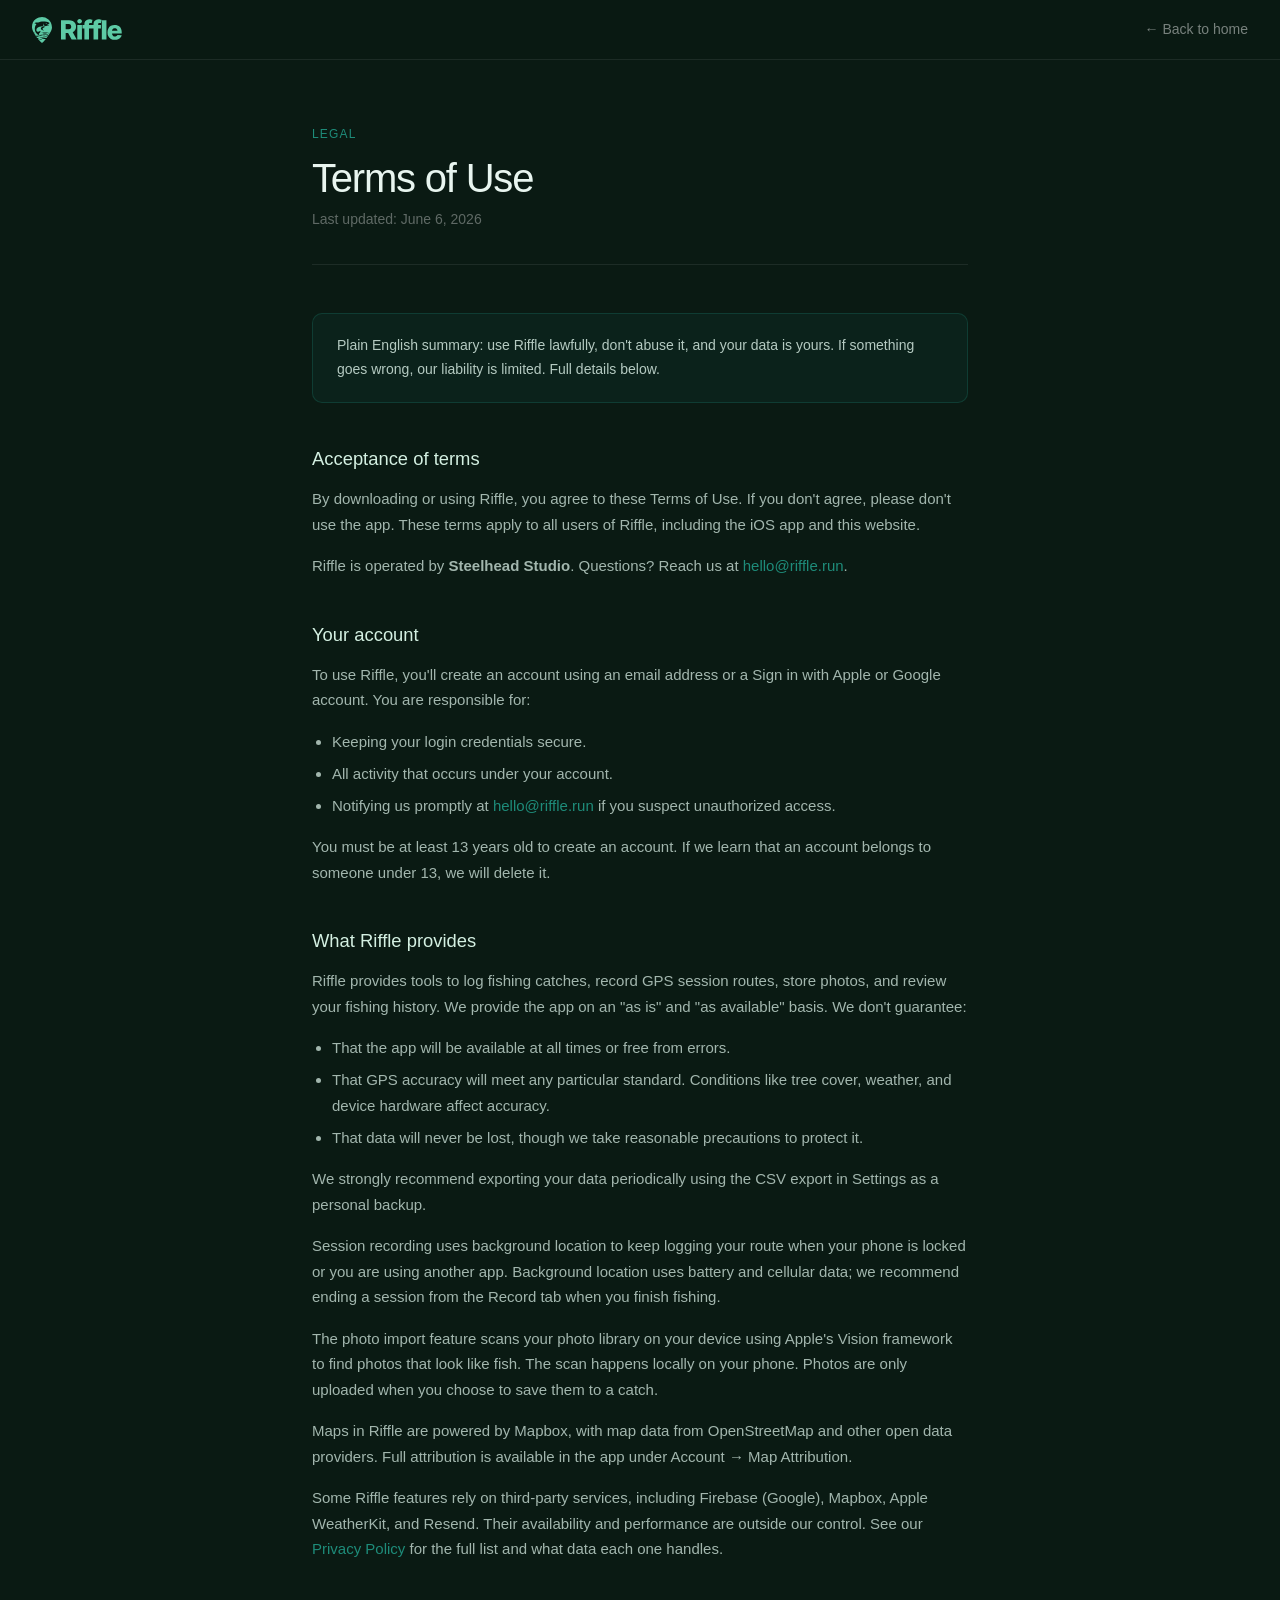
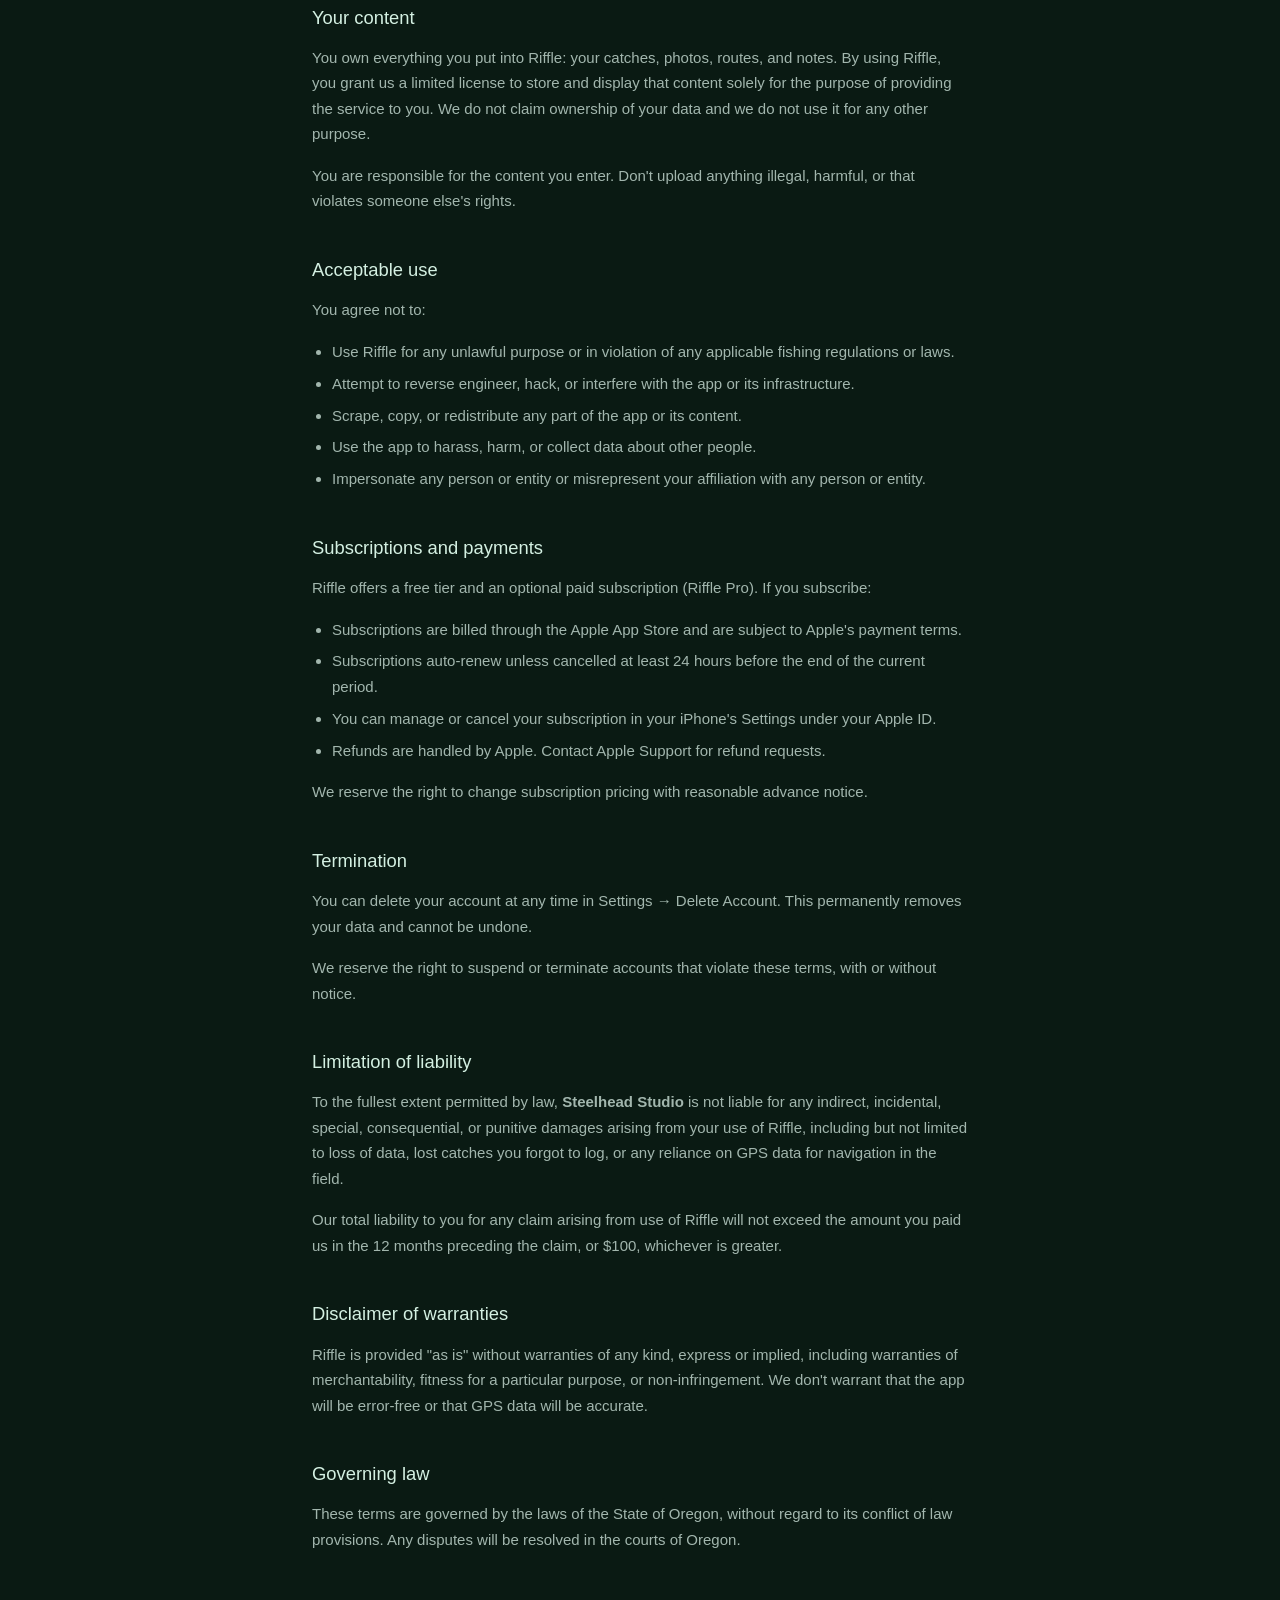
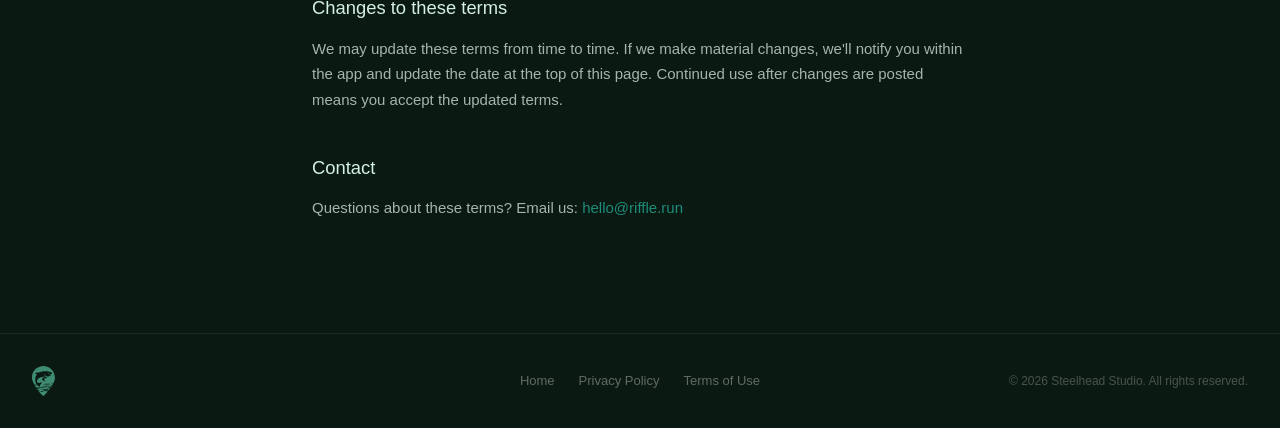
<file: terms.html>
<!DOCTYPE html>
<html lang="en">
<head>
  <meta charset="UTF-8">
  <meta name="viewport" content="width=device-width, initial-scale=1.0">

  <!-- Google tag (gtag.js) -->
  <script async src="https://www.googletagmanager.com/gtag/js?id=G-71ZW9WDT0X"></script>
  <script>
    window.dataLayer = window.dataLayer || [];
    function gtag(){dataLayer.push(arguments);}
    gtag('js', new Date());
    gtag('config', 'G-71ZW9WDT0X');
  </script>

  <title>Riffle Terms of Use</title>
  <meta name="description" content="Riffle terms of use. The rules for using the Riffle iOS app and website.">
  <meta name="robots" content="index, follow">
  <link rel="canonical" href="https://riffle.run/terms.html">

  <!-- Favicon -->
  <link rel="icon" type="image/x-icon" href="/favicon.ico">

  <!-- Open Graph -->
  <meta property="og:type" content="website">
  <meta property="og:url" content="https://riffle.run/terms.html">
  <meta property="og:title" content="Riffle Terms of Use">
  <meta property="og:description" content="Riffle terms of use. The rules for using the Riffle iOS app and website.">
  <meta property="og:image" content="https://riffle.run/og-image.png">

  <link rel="stylesheet" href="global.css">
  <style>
    body { color: #c8ddd4; line-height: 1.7; }

    .container {
      max-width: 720px;
      margin: 0 auto;
      padding: 4rem 2rem 6rem;
    }
    .doc-label {
      font-size: 12px; letter-spacing: 0.1em;
      color: #1E8C7A; text-transform: uppercase;
      margin-bottom: 0.75rem;
    }
    h1 {
      font-size: 2.5rem; font-weight: 500;
      letter-spacing: -0.03em; color: #e8f5ef;
      margin-bottom: 0.5rem; line-height: 1.1;
    }
    .doc-meta {
      font-size: 14px; color: rgba(255,255,255,0.35);
      margin-bottom: 3rem;
      padding-bottom: 2rem;
      border-bottom: 0.5px solid rgba(255,255,255,0.08);
    }
    h2 {
      font-size: 1.15rem; font-weight: 500;
      color: #d4f0e2; margin: 2.5rem 0 0.75rem;
    }
    p {
      font-size: 15px; color: rgba(200,221,212,0.8);
      margin-bottom: 1rem;
    }
    ul {
      margin: 0.5rem 0 1rem 1.25rem;
    }
    li {
      font-size: 15px; color: rgba(200,221,212,0.8);
      margin-bottom: 0.4rem;
    }
    a { color: #1E8C7A; text-decoration: none; }
    a:hover { text-decoration: underline; }
    .highlight-box {
      background: rgba(30,140,122,0.08);
      border: 0.5px solid rgba(30,140,122,0.25);
      border-radius: 10px;
      padding: 1.25rem 1.5rem;
      margin: 2rem 0;
    }
    .highlight-box p {
      margin: 0; font-size: 14px;
      color: rgba(200,221,212,0.9);
    }
  </style>
</head>
<body>

<nav>
  <a href="index.html" class="nav-logo" aria-label="Riffle home"><img src="logomark.svg" alt="" class="logomark"><img src="Riffle.svg" alt="Riffle" class="wordmark"></a>
  <a href="index.html" class="nav-back">← Back to home</a>
</nav>

<div class="container">
  <div class="doc-label">Legal</div>
  <h1>Terms of Use</h1>
  <p class="doc-meta">Last updated: June 6, 2026</p>

  <div class="highlight-box">
    <p>Plain English summary: use Riffle lawfully, don't abuse it, and your data is yours. If something goes wrong, our liability is limited. Full details below.</p>
  </div>

  <h2>Acceptance of terms</h2>
  <p>By downloading or using Riffle, you agree to these Terms of Use. If you don't agree, please don't use the app. These terms apply to all users of Riffle, including the iOS app and this website.</p>
  <p>Riffle is operated by <strong>Steelhead Studio</strong>. Questions? Reach us at <a href="mailto:hello@riffle.run">hello@riffle.run</a>.</p>

  <h2>Your account</h2>
  <p>To use Riffle, you'll create an account using an email address or a Sign in with Apple or Google account. You are responsible for:</p>
  <ul>
    <li>Keeping your login credentials secure.</li>
    <li>All activity that occurs under your account.</li>
    <li>Notifying us promptly at <a href="mailto:hello@riffle.run">hello@riffle.run</a> if you suspect unauthorized access.</li>
  </ul>
  <p>You must be at least 13 years old to create an account. If we learn that an account belongs to someone under 13, we will delete it.</p>

  <h2>What Riffle provides</h2>
  <p>Riffle provides tools to log fishing catches, record GPS session routes, store photos, and review your fishing history. We provide the app on an "as is" and "as available" basis. We don't guarantee:</p>
  <ul>
    <li>That the app will be available at all times or free from errors.</li>
    <li>That GPS accuracy will meet any particular standard. Conditions like tree cover, weather, and device hardware affect accuracy.</li>
    <li>That data will never be lost, though we take reasonable precautions to protect it.</li>
  </ul>
  <p>We strongly recommend exporting your data periodically using the CSV export in Settings as a personal backup.</p>

  <p>Session recording uses background location to keep logging your route when your phone is locked or you are using another app. Background location uses battery and cellular data; we recommend ending a session from the Record tab when you finish fishing.</p>

  <p>The photo import feature scans your photo library on your device using Apple's Vision framework to find photos that look like fish. The scan happens locally on your phone. Photos are only uploaded when you choose to save them to a catch.</p>

  <p>Maps in Riffle are powered by Mapbox, with map data from OpenStreetMap and other open data providers. Full attribution is available in the app under Account → Map Attribution.</p>

  <p>Some Riffle features rely on third-party services, including Firebase (Google), Mapbox, Apple WeatherKit, and Resend. Their availability and performance are outside our control. See our <a href="privacy.html">Privacy Policy</a> for the full list and what data each one handles.</p>

  <h2>Your content</h2>
  <p>You own everything you put into Riffle: your catches, photos, routes, and notes. By using Riffle, you grant us a limited license to store and display that content solely for the purpose of providing the service to you. We do not claim ownership of your data and we do not use it for any other purpose.</p>
  <p>You are responsible for the content you enter. Don't upload anything illegal, harmful, or that violates someone else's rights.</p>

  <h2>Acceptable use</h2>
  <p>You agree not to:</p>
  <ul>
    <li>Use Riffle for any unlawful purpose or in violation of any applicable fishing regulations or laws.</li>
    <li>Attempt to reverse engineer, hack, or interfere with the app or its infrastructure.</li>
    <li>Scrape, copy, or redistribute any part of the app or its content.</li>
    <li>Use the app to harass, harm, or collect data about other people.</li>
    <li>Impersonate any person or entity or misrepresent your affiliation with any person or entity.</li>
  </ul>

  <h2>Subscriptions and payments</h2>
  <p>Riffle offers a free tier and an optional paid subscription (Riffle Pro). If you subscribe:</p>
  <ul>
    <li>Subscriptions are billed through the Apple App Store and are subject to Apple's payment terms.</li>
    <li>Subscriptions auto-renew unless cancelled at least 24 hours before the end of the current period.</li>
    <li>You can manage or cancel your subscription in your iPhone's Settings under your Apple ID.</li>
    <li>Refunds are handled by Apple. Contact Apple Support for refund requests.</li>
  </ul>
  <p>We reserve the right to change subscription pricing with reasonable advance notice.</p>

  <h2>Termination</h2>
  <p>You can delete your account at any time in Settings → Delete Account. This permanently removes your data and cannot be undone.</p>
  <p>We reserve the right to suspend or terminate accounts that violate these terms, with or without notice.</p>

  <h2>Limitation of liability</h2>
  <p>To the fullest extent permitted by law, <strong>Steelhead Studio</strong> is not liable for any indirect, incidental, special, consequential, or punitive damages arising from your use of Riffle, including but not limited to loss of data, lost catches you forgot to log, or any reliance on GPS data for navigation in the field.</p>
  <p>Our total liability to you for any claim arising from use of Riffle will not exceed the amount you paid us in the 12 months preceding the claim, or $100, whichever is greater.</p>

  <h2>Disclaimer of warranties</h2>
  <p>Riffle is provided "as is" without warranties of any kind, express or implied, including warranties of merchantability, fitness for a particular purpose, or non-infringement. We don't warrant that the app will be error-free or that GPS data will be accurate.</p>

  <h2>Governing law</h2>
  <p>These terms are governed by the laws of the State of Oregon, without regard to its conflict of law provisions. Any disputes will be resolved in the courts of Oregon.</p>

  <h2>Changes to these terms</h2>
  <p>We may update these terms from time to time. If we make material changes, we'll notify you within the app and update the date at the top of this page. Continued use after changes are posted means you accept the updated terms.</p>

  <h2>Contact</h2>
  <p>Questions about these terms? Email us: <a href="mailto:hello@riffle.run">hello@riffle.run</a></p>
</div>

<footer>
  <div class="footer-logo"><img src="logomark.svg" alt="Riffle"></div>
  <div class="footer-links">
    <a href="index.html">Home</a>
    <a href="privacy.html">Privacy Policy</a>
    <a href="terms.html">Terms of Use</a>
  </div>
  <div class="footer-copy">© 2026 Steelhead Studio. All rights reserved.</div>
</footer>

<script>
  const nav = document.querySelector('nav');
  const onScroll = () => nav.classList.toggle('scrolled', window.scrollY > 10);
  window.addEventListener('scroll', onScroll, { passive: true });
</script>
</body>
</html>
</file>
<file: global.css>
/* Reset */
* { margin: 0; padding: 0; box-sizing: border-box; }
html { scroll-behavior: smooth; }

/* Tokens */
:root {
  /* Colors */
  --color-bg:           #0a1a13;
  --color-bg-dark:      #0d2119;
  --color-bg-surface:   #0f2920;
  --color-teal:         #1E8C7A;
  --color-teal-dim:     rgba(30,140,122,0.2);
  --color-amber:        #D4920F;
  --color-amber-hover:  #B87C0C;
  --color-text:         #e8f5ef;
  --color-text-soft:    #d4f0e2;
  --color-text-muted:   rgba(232,245,239,0.55);
  --color-border:       rgba(255,255,255,0.07);
  --color-border-nav:   rgba(255,255,255,0.08);

  /* Spacing */
  --space-xs:   0.5rem;
  --space-sm:   1rem;
  --space-md:   1.5rem;
  --space-lg:   2rem;
  --space-xl:   3rem;
  --space-2xl:  5rem;
  --space-3xl:  6rem;

  /* Nav */
  --nav-height: 60px;
}

/* Base */
body {
  font-family: -apple-system, BlinkMacSystemFont, 'Segoe UI', sans-serif;
  background: var(--color-bg);
}

/* Nav */
nav {
  position: sticky; top: 0; z-index: 100;
  display: flex; align-items: center; justify-content: space-between;
  padding: 0 var(--space-lg); height: var(--nav-height);
  background: rgba(10, 26, 19, 0.85);
  backdrop-filter: blur(8px);
  border-bottom: 0.5px solid var(--color-border-nav);
  transition: background 0.3s ease, border-color 0.3s ease, backdrop-filter 0.3s ease;
}
nav.scrolled {
  background: rgba(10, 26, 19, 0.85);
  backdrop-filter: blur(8px);
  border-bottom-color: var(--color-border-nav);
}
.nav-logo { display: flex; align-items: center; gap: 9px; font-size: 20px; font-weight: 500; letter-spacing: -0.02em; color: var(--color-text-soft); text-decoration: none; }
.nav-logo span { color: var(--color-teal); }
.nav-logo .logomark { height: 26px; width: auto; display: block; }
.nav-logo .wordmark { height: 21px; width: auto; display: block; }
.nav-links { display: flex; gap: var(--space-md); align-items: center; }
.nav-links a { font-size: 14px; color: rgba(240,237,232,0.65); text-decoration: none; transition: color 0.2s; }
.nav-links a:hover { color: var(--color-text-soft); }
.nav-cta, .nav-links a.nav-cta {
  background: var(--color-amber); color: #fff; border: none;
  padding: 8px 18px; border-radius: 12px; font-size: 14px; font-weight: 500;
  cursor: pointer; text-decoration: none; transition: background 0.2s;
}
.nav-cta:hover, .nav-links a.nav-cta:hover { background: var(--color-amber-hover); color: #fff; }
.nav-back { font-size: 14px; color: rgba(255,255,255,0.45); text-decoration: none; transition: color 0.2s; }
.nav-back:hover { color: var(--color-text-soft); }
.nav-section-links { display: contents; }

/* Footer */
footer {
  padding: var(--space-lg);
  border-top: 0.5px solid var(--color-border);
  display: grid; grid-template-columns: 1fr auto 1fr;
  align-items: center; gap: var(--space-sm);
}
.footer-copy { justify-self: end; }
.footer-logo { font-size: 16px; font-weight: 500; color: rgba(212,240,226,0.6); display: flex; align-items: center; }
.footer-logo img { height: 30px; width: auto; display: block; opacity: 0.65; }
.footer-links { display: flex; gap: var(--space-md); flex-wrap: wrap; }
.footer-links a { font-size: 13px; color: rgba(255,255,255,0.35); text-decoration: none; transition: color 0.2s; }
.footer-links a:hover { color: rgba(255,255,255,0.65); }
.footer-copy { font-size: 12px; color: rgba(255,255,255,0.25); }

@media (max-width: 640px) {
  nav {
    padding: 0 var(--space-md);
  }
  .nav-section-links {
    display: none;
  }
}

/* App mockup block slide-in */
.mockup-block-anim {
  opacity: 0;
  transform: translateY(48px);
  transition: opacity 0.65s ease, transform 0.65s cubic-bezier(0.25, 0.46, 0.45, 0.94);
}
.mockup-block-anim.visible {
  opacity: 1;
  transform: translateY(0);
}

/* Hero load animation */
.hero-anim {
  opacity: 0;
  transform: translateY(12px);
  transition: opacity 0.5s ease, transform 0.5s ease;
}
.hero-anim.visible {
  opacity: 1;
  transform: translateY(0);
}

/* Feature card hovers */
.feature-card {
  position: relative;
  transition: transform 0.25s ease, box-shadow 0.25s ease, background 0.25s ease;
}
.feature-card::before {
  content: '';
  position: absolute;
  top: 0;
  left: 50%;
  right: 50%;
  height: 2px;
  background: var(--color-teal);
  box-shadow: 0 0 10px rgba(30,140,122,0.7);
  transition: left 0.35s ease, right 0.35s ease;
  pointer-events: none;
}
.feature-icon {
  transition: background 0.25s ease, box-shadow 0.25s ease, transform 0.25s ease;
}
.feature-title {
  transition: color 0.25s ease;
}
@media (hover: hover) {
  .feature-card:hover::before {
    left: 0;
    right: 0;
  }
  .feature-card:hover {
    transform: translateY(-3px);
    background: #0e2820;
    box-shadow: 0 12px 32px rgba(0,0,0,0.4);
  }
  .feature-card:hover .feature-icon {
    background: rgba(30,140,122,0.32);
    box-shadow: 0 0 18px rgba(30,140,122,0.3);
    transform: scale(1.12);
  }
  .feature-card:hover .feature-title {
    color: #fff;
  }
}

/* Scroll reveals */
.reveal {
  opacity: 0;
  transform: translateY(20px);
  transition: opacity 0.5s ease, transform 0.5s ease;
}
.reveal.visible {
  opacity: 1;
  transform: translateY(0);
}

/* Mockup sequential animation */
.mockup-seq {
  opacity: 0;
  transform: translateY(8px);
  transition: opacity 0.35s ease, transform 0.35s ease;
}
.mockup-seq.visible {
  opacity: 1;
  transform: translateY(0);
}

/* Mockup catch row animation */
.catch-anim {
  opacity: 0;
  transform: translateX(-10px);
  transition: opacity 0.35s ease, transform 0.35s ease;
}
.catch-anim.visible {
  opacity: 1;
  transform: translateX(0);
}

@media (max-width: 860px) {
  footer {
    display: flex; flex-direction: column;
    align-items: center; text-align: center;
    gap: 0.75rem;
  }
  .footer-copy { justify-self: unset; }
  .footer-links { justify-content: center; }
}
</file>
